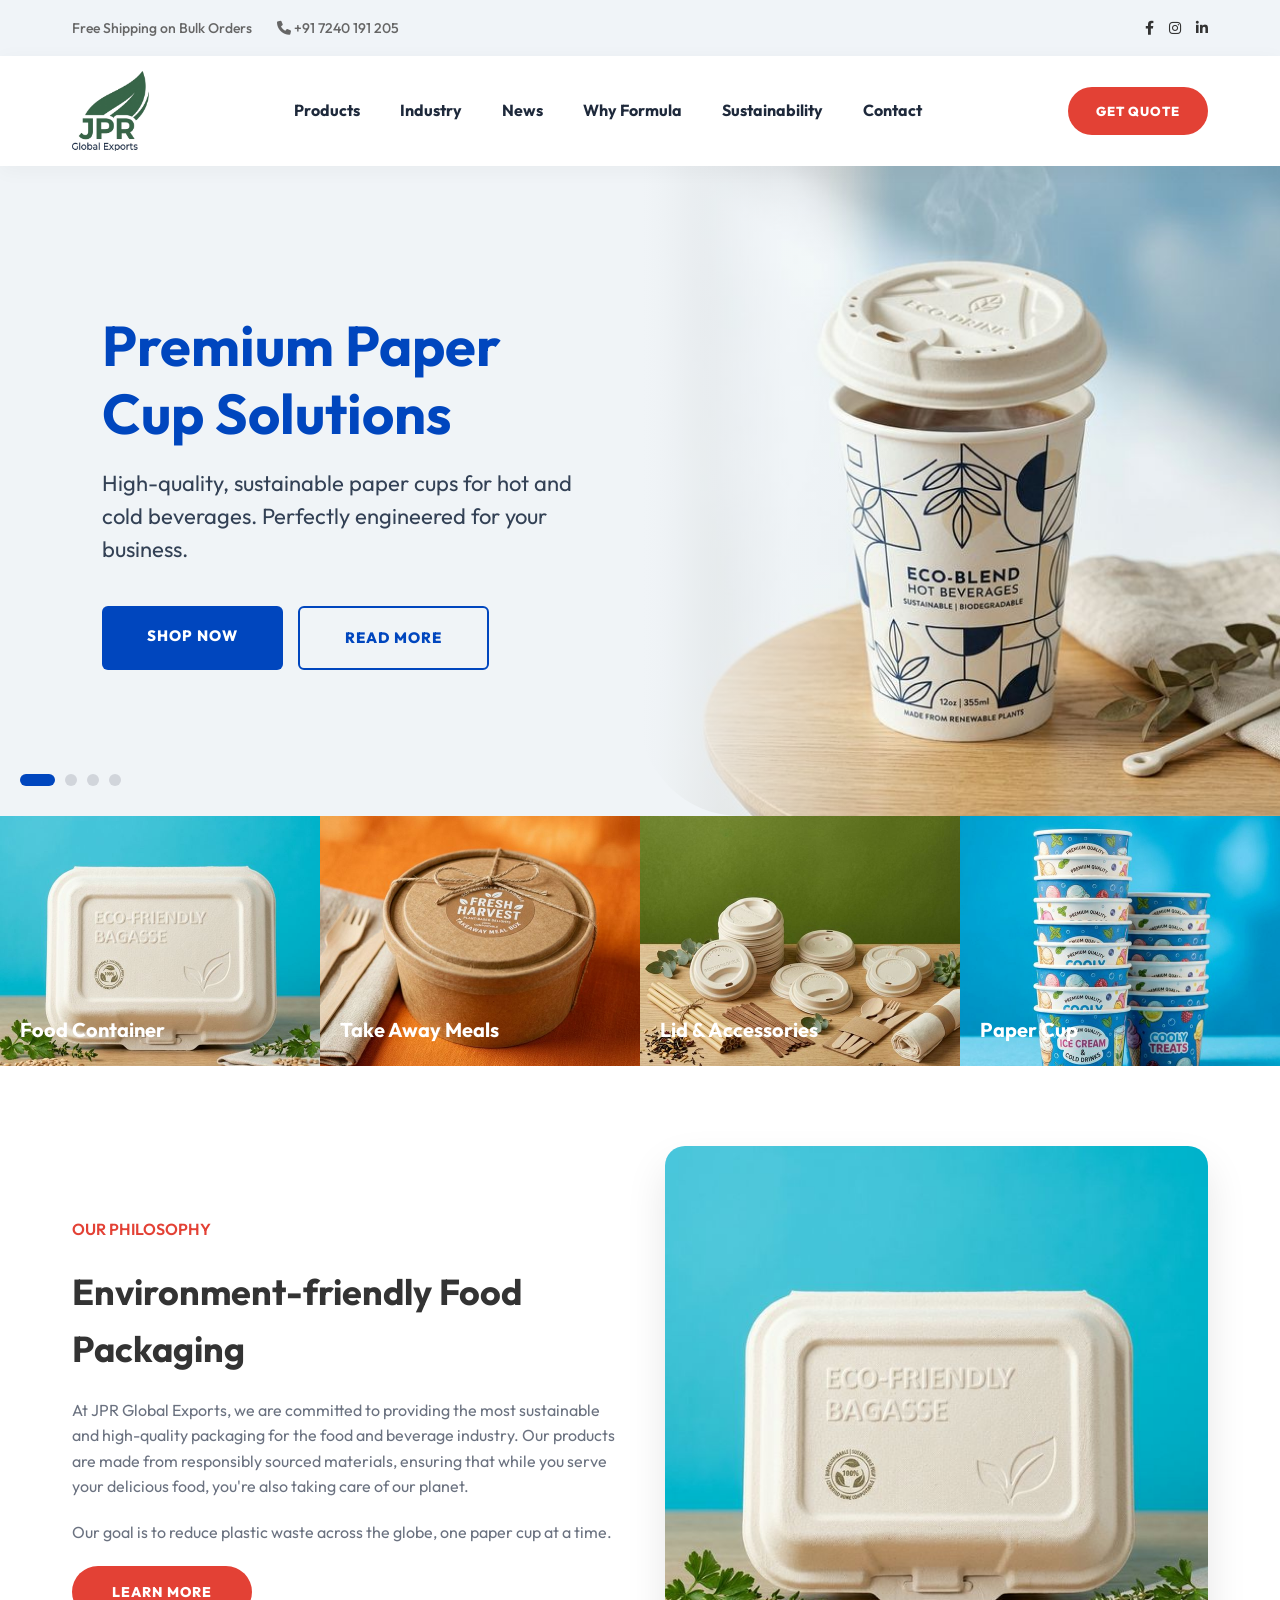
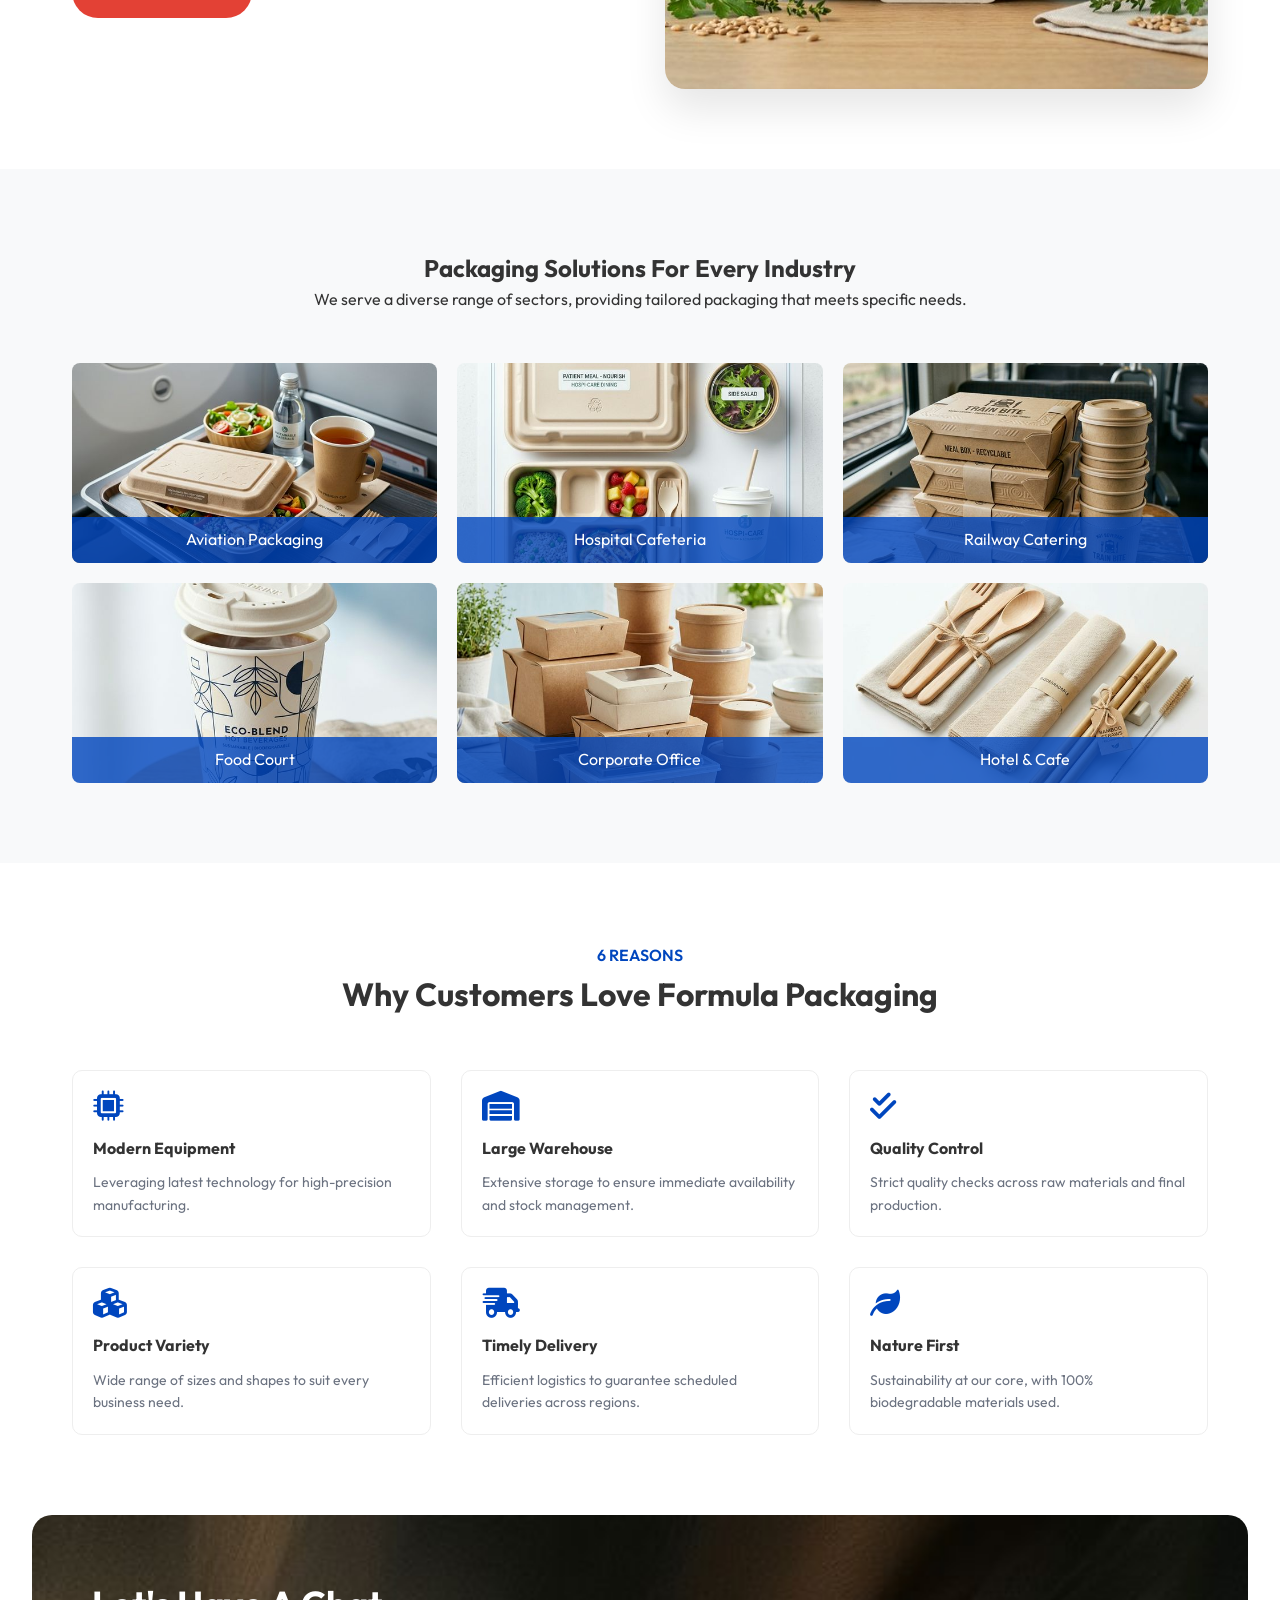
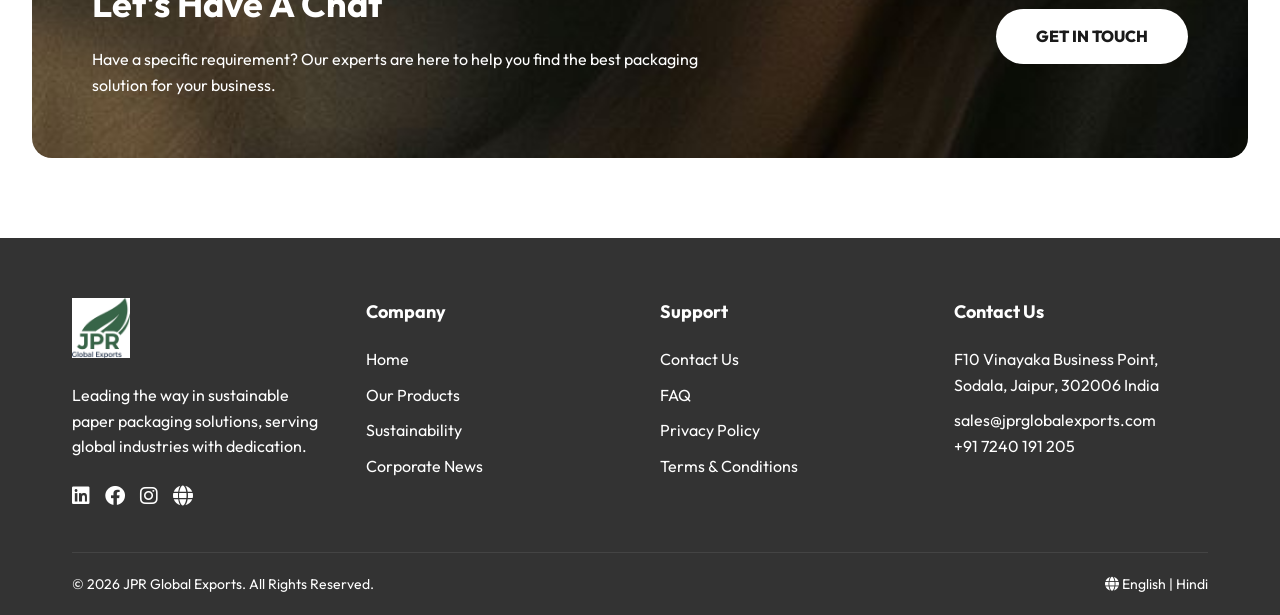
<file: index.html>
<!DOCTYPE html>
<html lang="en">

<head>
    <meta charset="UTF-8">
    <meta name="viewport" content="width=device-width, initial-scale=1.0">
    <title>JPR Global Exports | Eco-Friendly Packaging Solutions</title>
    <meta name="description"
        content="JPR Global Exports is a leading manufacturer of sustainable, eco-friendly food packaging, paper cups, and disposable tableware.">
    <!-- Google Fonts -->
    <link rel="preconnect" href="https://fonts.googleapis.com">
    <link rel="preconnect" href="https://fonts.gstatic.com" crossorigin>
    <link href="https://fonts.googleapis.com/css2?family=Outfit:wght@300;400;600;700&display=swap" rel="stylesheet">
    <!-- Favicon -->
    <link rel="icon" type="image/png" href="./assets/images/logo-icon.png">
    <!-- Custom Style -->
    <link rel="stylesheet" href="./index.css">
    <!-- Font Awesome for Icons -->
    <link rel="stylesheet" href="https://cdnjs.cloudflare.com/ajax/libs/font-awesome/6.0.0/css/all.min.css">
</head>

<body>
    <div class="top-bar">
        <div class="container top-bar-inner">
            <div class="top-info">
                <span>Free Shipping on Bulk Orders</span>
                <span><i class="fas fa-phone"></i> +91 7240 191 205</span>
            </div>
            <div class="top-links">
                <a href="#"><i class="fab fa-facebook-f"></i></a>
                <a href="#"><i class="fab fa-instagram"></i></a>
                <a href="#"><i class="fab fa-linkedin-in"></i></a>
            </div>
        </div>
    </div>

    <!-- Header -->
    <header class="site-header">
        <div class="container header-inner">
            <a href="/" class="logo">
                <img src="./assets/images/logo.jpg" alt="JPR Global Exports Logo" style="height: 80px; width: auto;">
            </a>
            <nav class="nav">
                <ul class="nav-links">
                    <li><a href="products.html">Products</a></li>
                    <li><a href="industry.html">Industry</a></li>
                    <li><a href="news.html">News</a></li>
                    <li><a href="formula.html">Why Formula</a></li>
                    <li><a href="sustainability.html">Sustainability</a></li>
                    <li><a href="contact.html">Contact</a></li>
                </ul>
            </nav>
            <div class="header-actions">
                <a href="contact.html" class="btn btn-secondary" style="border-radius: 30px; font-weight: 800; padding: 14px 28px; font-size: 13px;">GET QUOTE</a>
            </div>
            
            <div class="mobile-menu-toggle" id="mobile-toggle">
                <span></span>
                <span></span>
                <span></span>
            </div>
            
            <div class="mobile-nav" id="mobile-menu">
                <a href="index.html">Home</a>
                <a href="products.html">Products</a>
                <a href="industry.html">Industry</a>
                <a href="news.html">News</a>
                <a href="formula.html">Why Formula</a>
                <a href="sustainability.html">Sustainability</a>
                <a href="contact.html">Contact</a>
            </div>
        </div>
    </header>

    <main>
        <!-- Hero Section -->
        <section class="hero">
            <!-- Slide 1: Paper Cups -->
            <div class="hero-slide active">
                <div class="hero-content">
                    <h1>Premium Paper <br>Cup Solutions</h1>
                    <p>High-quality, sustainable paper cups for hot and cold beverages. Perfectly engineered for your business.</p>
                    <div class="hero-actions">
                        <a href="products.html" class="btn btn-primary btn-large" style="font-weight: 800; border-radius: 6px;">SHOP NOW</a>
                        <a href="products.html" class="btn btn-large" style="border: 2px solid var(--primary-color); color: var(--primary-color); background: transparent; font-weight: 800; border-radius: 6px;">READ MORE</a>
                    </div>
                </div>
                <div class="hero-image" style="background-image: url('./assets/images/hero.png');"></div>
            </div>

            <!-- Slide 2: Takeaway -->
            <div class="hero-slide">
                <div class="hero-content">
                    <h1>Eco-Friendly <br>Takeaway Boxes</h1>
                    <p>Durable and grease-resistant food containers for the modern food delivery experience.</p>
                    <div class="hero-actions">
                        <a href="products.html" class="btn btn-primary btn-large" style="font-weight: 800; border-radius: 6px;">VIEW RANGE</a>
                        <a href="contact.html" class="btn btn-large" style="border: 2px solid var(--primary-color); color: var(--primary-color); background: transparent; font-weight: 800; border-radius: 6px;">CATALOGUE</a>
                    </div>
                </div>
                <div class="hero-image" style="background-image: url('./assets/images/hero-takeaway.png');"></div>
            </div>

            <!-- Slide 3: Bagasse Tableware -->
            <div class="hero-slide">
                <div class="hero-content">
                    <h1>Premium Bagasse <br>Tableware</h1>
                    <p>Sturdy, elegant, and 100% compostable plates and bowls made from natural sugarcane fiber.</p>
                    <div class="hero-actions">
                        <a href="products.html" class="btn btn-primary btn-large" style="font-weight: 800; border-radius: 6px;">EXPLORE</a>
                        <a href="products.html" class="btn btn-large" style="border: 2px solid var(--primary-color); color: var(--primary-color); background: transparent; font-weight: 800; border-radius: 6px;">LEARN MORE</a>
                    </div>
                </div>
                <div class="hero-image" style="background-image: url('./assets/images/hero-tableware.png');"></div>
            </div>

            <!-- Slide 4: Accessories -->
            <div class="hero-slide">
                <div class="hero-content">
                    <h1>Sustainable <br>Dining Essentials</h1>
                    <p>From wooden cutlery to bamboo straws, complete your service with our earth-first accessories.</p>
                    <div class="hero-actions">
                        <a href="products.html" class="btn btn-primary btn-large" style="font-weight: 800; border-radius: 6px;">BROWSE ALL</a>
                        <a href="contact.html" class="btn btn-large" style="border: 2px solid var(--primary-color); color: var(--primary-color); background: transparent; font-weight: 800; border-radius: 6px;">GET QUOTE</a>
                    </div>
                </div>
                <div class="hero-image" style="background-image: url('./assets/images/hero-accessories.png');"></div>
            </div>

            <!-- Slider Indicators -->
            <div class="hero-dots" style="left: 20px; z-index: 100;">
                <span class="dot active" data-index="0"></span>
                <span class="dot" data-index="1"></span>
                <span class="dot" data-index="2"></span>
                <span class="dot" data-index="3"></span>
            </div>
        </section>

        <!-- Product Categories -->
        <section class="categories">
            <div class="category-grid">
                <div class="category-card blue">
                    <img src="./assets/images/category-food-container.png" alt="Food Container">
                    <h3>Food Container</h3>
                </div>
                <div class="category-card orange">
                    <img src="./assets/images/category-takeaway.png" alt="Take Away">
                    <h3>Take Away Meals</h3>
                </div>
                <div class="category-card green">
                    <img src="./assets/images/category-lids.png" alt="Lids">
                    <h3>Lid & Accessories</h3>
                </div>
                <div class="category-card blue">
                    <img src="./assets/images/category-paper-cup.png" alt="Paper Cup">
                    <h3>Paper Cup</h3>
                </div>
            </div>
        </section>

        <!-- Philosophy / Environment Section -->
        <section class="section">
            <div class="container about-section">
                <div class="about-content">
                    <p style="color: var(--accent-red); font-weight: 600;">OUR PHILOSOPHY</p>
                    <h2>Environment-friendly Food Packaging</h2>
                    <p>At JPR Global Exports, we are committed to providing the most sustainable and high-quality packaging
                        for the food and beverage industry. Our products are made from responsibly sourced materials,
                        ensuring that while you serve your delicious food, you're also taking care of our planet.</p>
                    <p>Our goal is to reduce plastic waste across the globe, one paper cup at a time.</p>
                    <a href="products.html" class="btn btn-secondary" style="border-radius: 30px; padding: 15px 40px; font-weight: 800;">LEARN MORE</a>
                </div>
                <div class="about-image">
                    <img src="./assets/images/category-food-container.png" alt="Sustainable Packaging"
                        style="border-radius: 20px; box-shadow: 0 20px 40px rgba(0,0,0,0.1);">
                </div>
            </div>
        </section>

        <!-- Applications Section -->
        <section class="section" style="background-color: var(--light-bg);">
            <div class="container">
                <div class="section-header" style="text-align: center; margin-bottom: 50px;">
                    <h2>Packaging Solutions For Every Industry</h2>
                    <p>We serve a diverse range of sectors, providing tailored packaging that meets specific needs.</p>
                </div>
                <div class="app-grid">
                    <div class="app-card">
                        <img src="./assets/images/industry-aviation.png" alt="Aviation">
                        <div class="app-card-overlay">Aviation Packaging</div>
                    </div>
                    <div class="app-card">
                        <img src="./assets/images/industry-healthcare.png" alt="Hospital">
                        <div class="app-card-overlay">Hospital Cafeteria</div>
                    </div>
                    <div class="app-card">
                        <img src="./assets/images/industry-railway.png" alt="Railway">
                        <div class="app-card-overlay">Railway Catering</div>
                    </div>
                    <div class="app-card">
                        <img src="./assets/images/hero.png" alt="Food Court">
                        <div class="app-card-overlay">Food Court</div>
                    </div>
                    <div class="app-card">
                        <img src="./assets/images/hero-takeaway.png" alt="Office">
                        <div class="app-card-overlay">Corporate Office</div>
                    </div>
                    <div class="app-card">
                        <img src="./assets/images/hero-accessories.png" alt="Railway">
                        <div class="app-card-overlay">Hotel & Cafe</div>
                    </div>
                </div>
            </div>
        </section>

        <!-- Features (Why Us) Section -->
        <section class="section" style="background-color: #fff;">
            <div class="container">
                <div class="section-header" style="text-align: center; margin-bottom: 50px;">
                    <p style="color: var(--primary-color); font-weight: 600;">6 REASONS</p>
                    <h2 style="font-size: 32px;">Why Customers Love Formula Packaging</h2>
                </div>
                <div class="features-grid">
                    <div class="why-item" style="padding: 20px; border: 1px solid #eee; border-radius: 10px;">
                        <i class="fas fa-microchip"
                            style="font-size: 30px; color: var(--primary-color); margin-bottom: 15px; display: block;"></i>
                        <h4 style="margin-bottom: 10px;">Modern Equipment</h4>
                        <p style="color: var(--text-muted); font-size: 14px;">Leveraging latest technology for
                            high-precision manufacturing.</p>
                    </div>
                    <div class="why-item" style="padding: 20px; border: 1px solid #eee; border-radius: 10px;">
                        <i class="fas fa-warehouse"
                            style="font-size: 30px; color: var(--primary-color); margin-bottom: 15px; display: block;"></i>
                        <h4 style="margin-bottom: 10px;">Large Warehouse</h4>
                        <p style="color: var(--text-muted); font-size: 14px;">Extensive storage to ensure immediate
                            availability and stock management.</p>
                    </div>
                    <div class="why-item" style="padding: 20px; border: 1px solid #eee; border-radius: 10px;">
                        <i class="fas fa-check-double"
                            style="font-size: 30px; color: var(--primary-color); margin-bottom: 15px; display: block;"></i>
                        <h4 style="margin-bottom: 10px;">Quality Control</h4>
                        <p style="color: var(--text-muted); font-size: 14px;">Strict quality checks across raw materials
                            and final production.</p>
                    </div>
                    <div class="why-item" style="padding: 20px; border: 1px solid #eee; border-radius: 10px;">
                        <i class="fas fa-cubes"
                            style="font-size: 30px; color: var(--primary-color); margin-bottom: 15px; display: block;"></i>
                        <h4 style="margin-bottom: 10px;">Product Variety</h4>
                        <p style="color: var(--text-muted); font-size: 14px;">Wide range of sizes and shapes to suit
                            every business need.</p>
                    </div>
                    <div class="why-item" style="padding: 20px; border: 1px solid #eee; border-radius: 10px;">
                        <i class="fas fa-shipping-fast"
                            style="font-size: 30px; color: var(--primary-color); margin-bottom: 15px; display: block;"></i>
                        <h4 style="margin-bottom: 10px;">Timely Delivery</h4>
                        <p style="color: var(--text-muted); font-size: 14px;">Efficient logistics to guarantee scheduled
                            deliveries across regions.</p>
                    </div>
                    <div class="why-item" style="padding: 20px; border: 1px solid #eee; border-radius: 10px;">
                        <i class="fas fa-leaf"
                            style="font-size: 30px; color: var(--primary-color); margin-bottom: 15px; display: block;"></i>
                        <h4 style="margin-bottom: 10px;">Nature First</h4>
                        <p style="color: var(--text-muted); font-size: 14px;">Sustainability at our core, with 100%
                            biodegradable materials used.</p>
                    </div>
                </div>
            </div>
        </section>

        <!-- Call to Action Chat Banner -->
        <section class="section" style="padding: 0;">
            <div class="container chat-banner"
                style="background-image: url('./assets/images/chat-bg.png'); background-size: cover; border-radius: 20px;">
                <div class="chat-content">
                    <h2>Let's Have A Chat</h2>
                    <p>Have a specific requirement? Our experts are here to help you find the best packaging solution
                        for your business.</p>
                </div>
                <a href="contact.html" class="btn active" style="background-color: var(--white); color: var(--dark-bg); font-weight: 800; padding: 15px 40px; border-radius: 30px;">GET IN TOUCH</a>
            </div>
        </section>
    </main>

    <!-- Footer -->
    <footer class="site-footer">
        <div class="container">
            <div class="footer-grid">
                <div class="footer-col">
                    <img src="./assets/images/logo.jpg" alt="Logo"
                        style="height: 60px; width: auto; margin-bottom: 25px; ">
                    <p>Leading the way in sustainable paper packaging solutions, serving global industries with
                        dedication.</p>
                    <div class="social-icons" style="margin-top:20px; display: flex; gap:15px;">
                        <a href="https://www.linkedin.com/company/jprglobalexports" target="_blank" style="color: #fff; font-size: 20px;"><i class="fab fa-linkedin"></i></a>
                        <a href="https://www.facebook.com/jprglobalexports" target="_blank" style="color: #fff; font-size: 20px;"><i class="fab fa-facebook"></i></a>
                        <a href="https://www.instagram.com/jprglobalexports/" target="_blank" style="color: #fff; font-size: 20px;"><i class="fab fa-instagram"></i></a>
                        <a href="https://t.globallinker.com/t92Dm" target="_blank" style="color: #fff; font-size: 20px;" title="Indian Trade Portal"><i class="fas fa-globe"></i></a>
                    </div>
                </div>
                <div class="footer-col">
                    <h4>Company</h4>
                    <ul class="footer-links">
                        <li><a href="index.html">Home</a></li>
                        <li><a href="products.html">Our Products</a></li>
                        <li><a href="sustainability.html">Sustainability</a></li>
                        <li><a href="news.html">Corporate News</a></li>
                    </ul>
                </div>
                <div class="footer-col">
                    <h4>Support</h4>
                    <ul class="footer-links">
                        <li><a href="contact.html">Contact Us</a></li>
                        <li><a href="#">FAQ</a></li>
                        <li><a href="#">Privacy Policy</a></li>
                        <li><a href="#">Terms & Conditions</a></li>
                    </ul>
                </div>
                <div class="footer-col">
                    <h4>Contact Us</h4>
                    <p>F10 Vinayaka Business Point,<br>Sodala, Jaipur, 302006 India</p>
                    <p style="margin-top: 10px;">sales@jprglobalexports.com</p>
                    <p>+91 7240 191 205</p>
                </div>
            </div>
            <div class="footer-bottom">
                <p>&copy; 2026 JPR Global Exports. All Rights Reserved.</p>
                <div class="language-selector">
                    <i class="fas fa-globe"></i> English | Hindi
                </div>
            </div>
        </div>
    </footer>
    <script src="./main.js"></script>
</body>

</html>
</file>
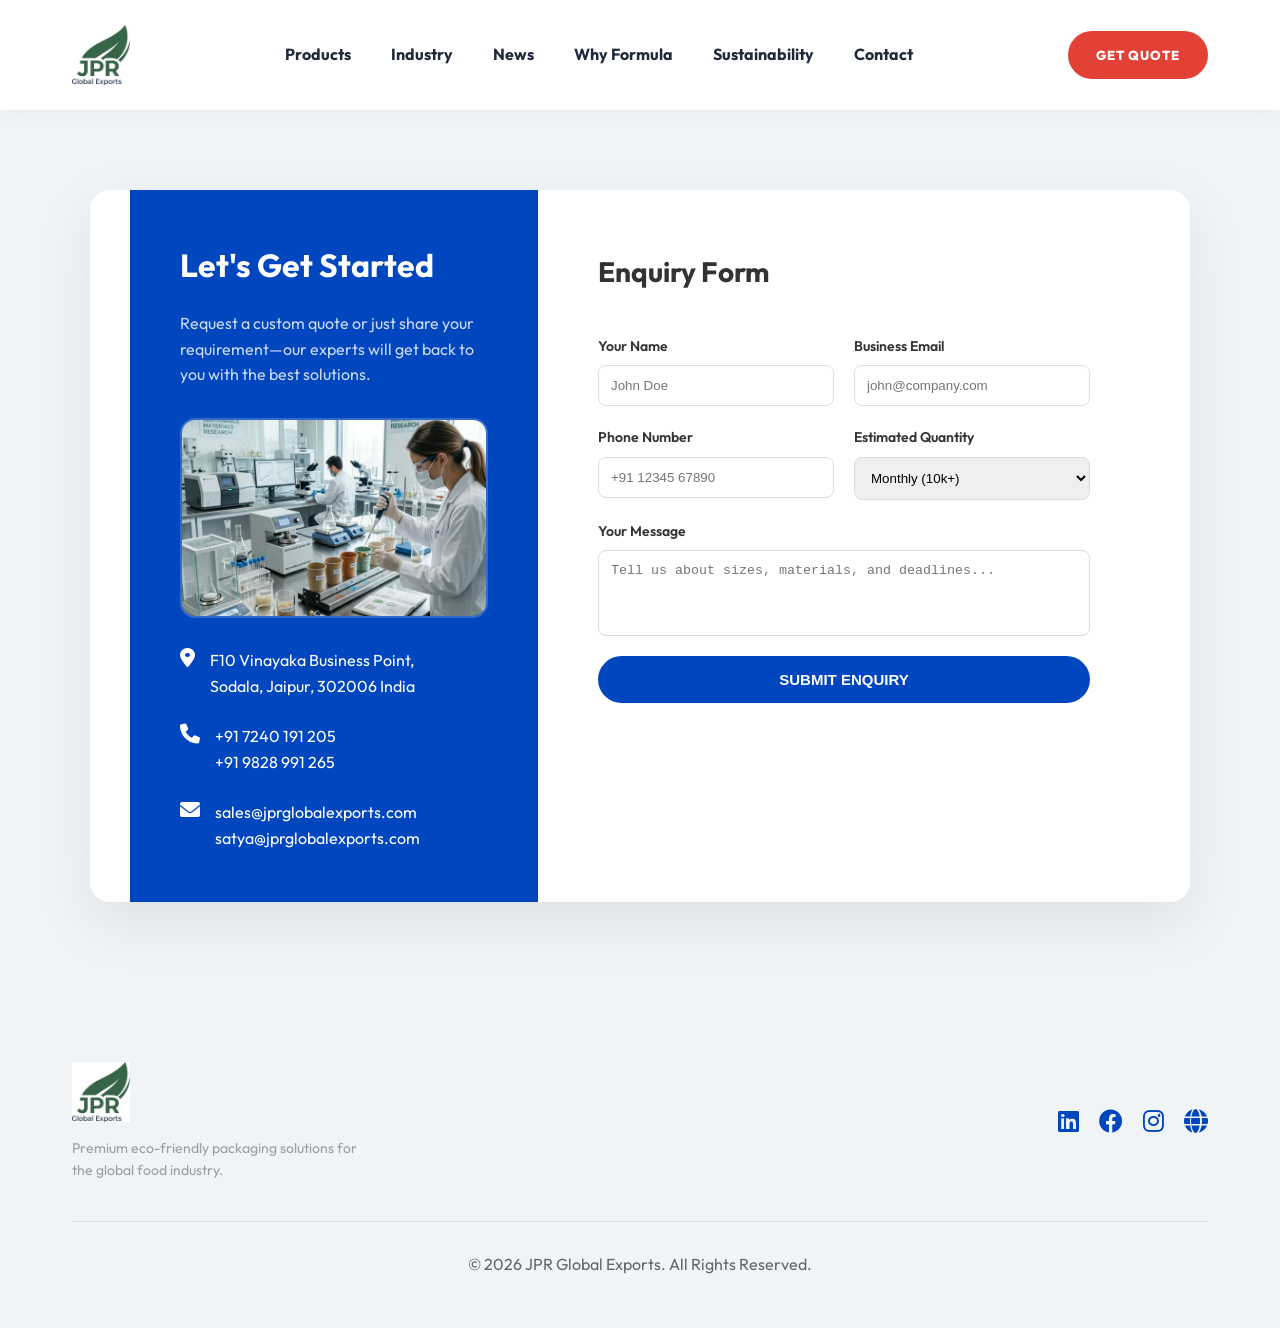
<file: contact.html>
<!DOCTYPE html>
<html lang="en">
<head>
    <meta charset="UTF-8">
    <meta name="viewport" content="width=device-width, initial-scale=1.0">
    <title>Contact Us | JPR Global Exports</title>
    <link rel="icon" type="image/png" href="./assets/images/logo-icon.png">
    <link rel="preconnect" href="https://fonts.googleapis.com">
    <link rel="preconnect" href="https://fonts.gstatic.com" crossorigin>
    <link href="https://fonts.googleapis.com/css2?family=Outfit:wght@300;400;600;700;800&display=swap" rel="stylesheet">
    <link rel="stylesheet" href="./index.css">
    <link rel="stylesheet" href="https://cdnjs.cloudflare.com/ajax/libs/font-awesome/6.0.0/css/all.min.css">
</head>
<body style="background-color: #f0f4f7;">
    <!-- Header -->
    <header class="site-header" style="height: 80px; background-color: rgba(255, 255, 255, 0.98); box-shadow: 0 10px 30px rgba(0,0,0,0.08);">
        <div class="container header-inner">
            <a href="index.html" class="logo">
                <img src="./assets/images/logo.jpg" alt="JPR Global Exports Logo" style="height: 60px; width: auto;">
            </a>
            <nav class="nav">
                <ul class="nav-links">
                    <li><a href="products.html">Products</a></li>
                    <li><a href="industry.html">Industry</a></li>
                    <li><a href="news.html">News</a></li>
                    <li><a href="formula.html">Why Formula</a></li>
                    <li><a href="sustainability.html">Sustainability</a></li>
                    <li><a href="contact.html" class="active">Contact</a></li>
                </ul>
            </nav>
            <div class="header-actions">
                <a href="contact.html" class="btn btn-secondary" style="border-radius: 30px; font-weight: 800; padding: 14px 28px; font-size: 13px;">GET QUOTE</a>
            </div>

            <div class="mobile-menu-toggle" id="mobile-toggle">
                <span></span>
                <span></span>
                <span></span>
            </div>
            
            <div class="mobile-nav" id="mobile-menu">
                <a href="index.html">Home</a>
                <a href="products.html">Products</a>
                <a href="industry.html">Industry</a>
                <a href="news.html">News</a>
                <a href="formula.html">Why Formula</a>
                <a href="sustainability.html">Sustainability</a>
                <a href="contact.html">Contact</a>
            </div>
        </div>
    </header>

    <main class="section">
        <div class="container" style="background-color: var(--white); border-radius: 20px; box-shadow: 0 20px 60px rgba(0,0,0,0.08); overflow: hidden; display: flex; max-width: 1100px;">
            <!-- Left Info -->
            <div style="background-color: var(--primary-color); color: var(--white); padding: 50px; width: 40%; display: flex; flex-direction: column; justify-content: space-between;">
                <div>
                    <h2 style="font-size: 32px; margin-bottom: 20px;">Let's Get Started</h2>
                    <p style="opacity: 0.8; margin-bottom: 30px;">Request a custom quote or just share your requirement—our experts will get back to you with the best solutions.</p>
                </div>
                
                <img src="./assets/images/news-lab.png" alt="Office" style="width: 100%; height: 200px; object-fit: cover; border-radius: 15px; margin-bottom: 30px; border: 2px solid rgba(255,255,255,0.2);">

                <div style="display: flex; flex-direction: column; gap: 25px;">
                    <div style="display: flex; gap: 15px; align-items: start;">
                        <i class="fas fa-location-dot" style="font-size: 20px;"></i>
                        <p>F10 Vinayaka Business Point,<br>Sodala, Jaipur, 302006 India</p>
                    </div>
                    <div style="display: flex; gap: 15px; align-items: start;">
                        <i class="fas fa-phone" style="font-size: 20px;"></i>
                        <p>+91 7240 191 205<br>+91 9828 991 265</p>
                    </div>
                    <div style="display: flex; gap: 15px; align-items: start;">
                        <i class="fas fa-envelope" style="font-size: 20px;"></i>
                        <p>sales@jprglobalexports.com<br>satya@jprglobalexports.com</p>
                    </div>
                </div>
            </div>

            <!-- Right Form -->
            <div style="padding: 60px; width: 60%;">
                <h2 style="font-size: 28px; margin-bottom: 40px; color: var(--text-color);">Enquiry Form</h2>
                <form id="contact-form" style="display: grid; grid-template-columns: 1fr 1fr; gap: 20px;">
                    <div style="display: flex; flex-direction: column; gap: 8px;">
                        <label style="font-weight: 600; font-size: 14px;">Your Name</label>
                        <input type="text" placeholder="John Doe" style="padding: 12px; border: 1px solid #ddd; border-radius: 8px;">
                    </div>
                    <div style="display: flex; flex-direction: column; gap: 8px;">
                        <label style="font-weight: 600; font-size: 14px;">Business Email</label>
                        <input type="email" placeholder="john@company.com" style="padding: 12px; border: 1px solid #ddd; border-radius: 8px;">
                    </div>
                    <div style="display: flex; flex-direction: column; gap: 8px;">
                        <label style="font-weight: 600; font-size: 14px;">Phone Number</label>
                        <input type="tel" placeholder="+91 12345 67890" style="padding: 12px; border: 1px solid #ddd; border-radius: 8px;">
                    </div>
                    <div style="display: flex; flex-direction: column; gap: 8px;">
                        <label style="font-weight: 600; font-size: 14px;">Estimated Quantity</label>
                        <select style="padding: 12px; border: 1px solid #ddd; border-radius: 8px;">
                            <option>Monthly (10k+)</option>
                            <option>Bulk Order (50k+)</option>
                            <option>Sample Order</option>
                        </select>
                    </div>
                    <div style="grid-column: span 2; display: flex; flex-direction: column; gap: 8px;">
                        <label style="font-weight: 600; font-size: 14px;">Your Message</label>
                        <textarea rows="4" placeholder="Tell us about sizes, materials, and deadlines..." style="padding: 12px; border: 1px solid #ddd; border-radius: 8px; resize: none;"></textarea>
                    </div>
                    <div style="grid-column: span 2;">
                        <button type="submit" class="btn btn-primary" style="width: 100%; border-radius: 30px; padding: 15px; font-weight: 800; font-size: 15px;">SUBMIT ENQUIRY</button>
                    </div>
                </form>
            </div>
        </div>
    </main>

    <footer class="site-footer" style="padding: 40px 0 20px; background-color: transparent; color: #666;">
        <div class="container">
            <div style="display: flex; justify-content: space-between; align-items: center; padding: 40px 0; border-bottom: 1px solid #ddd;">
                <div style="max-width: 300px; text-align: left;">
                    <img src="./assets/images/logo.jpg" alt="Logo" style="height: 60px;">
                    <p style="margin-top: 15px; opacity: 0.6; font-size: 14px;">Premium eco-friendly packaging solutions for the global food industry.</p>
                </div>
                <div style="display: flex; gap: 20px;">
                    <a href="https://www.linkedin.com/company/jprglobalexports" target="_blank" style="color: var(--primary-color); font-size: 24px;"><i class="fab fa-linkedin"></i></a>
                    <a href="https://www.facebook.com/jprglobalexports" target="_blank" style="color: var(--primary-color); font-size: 24px;"><i class="fab fa-facebook"></i></a>
                    <a href="https://www.instagram.com/jprglobalexports/" target="_blank" style="color: var(--primary-color); font-size: 24px;"><i class="fab fa-instagram"></i></a>
                    <a href="https://t.globallinker.com/t92Dm" target="_blank" style="color: var(--primary-color); font-size: 24px;" title="Indian Trade Portal"><i class="fas fa-globe"></i></a>
                </div>
            </div>
            <div style="text-align: center; padding: 30px 0;">
                <p>&copy; 2026 JPR Global Exports. All Rights Reserved.</p>
            </div>
        </div>
    </footer>
    <script src="./main.js"></script>
</body>
</html>
</file>
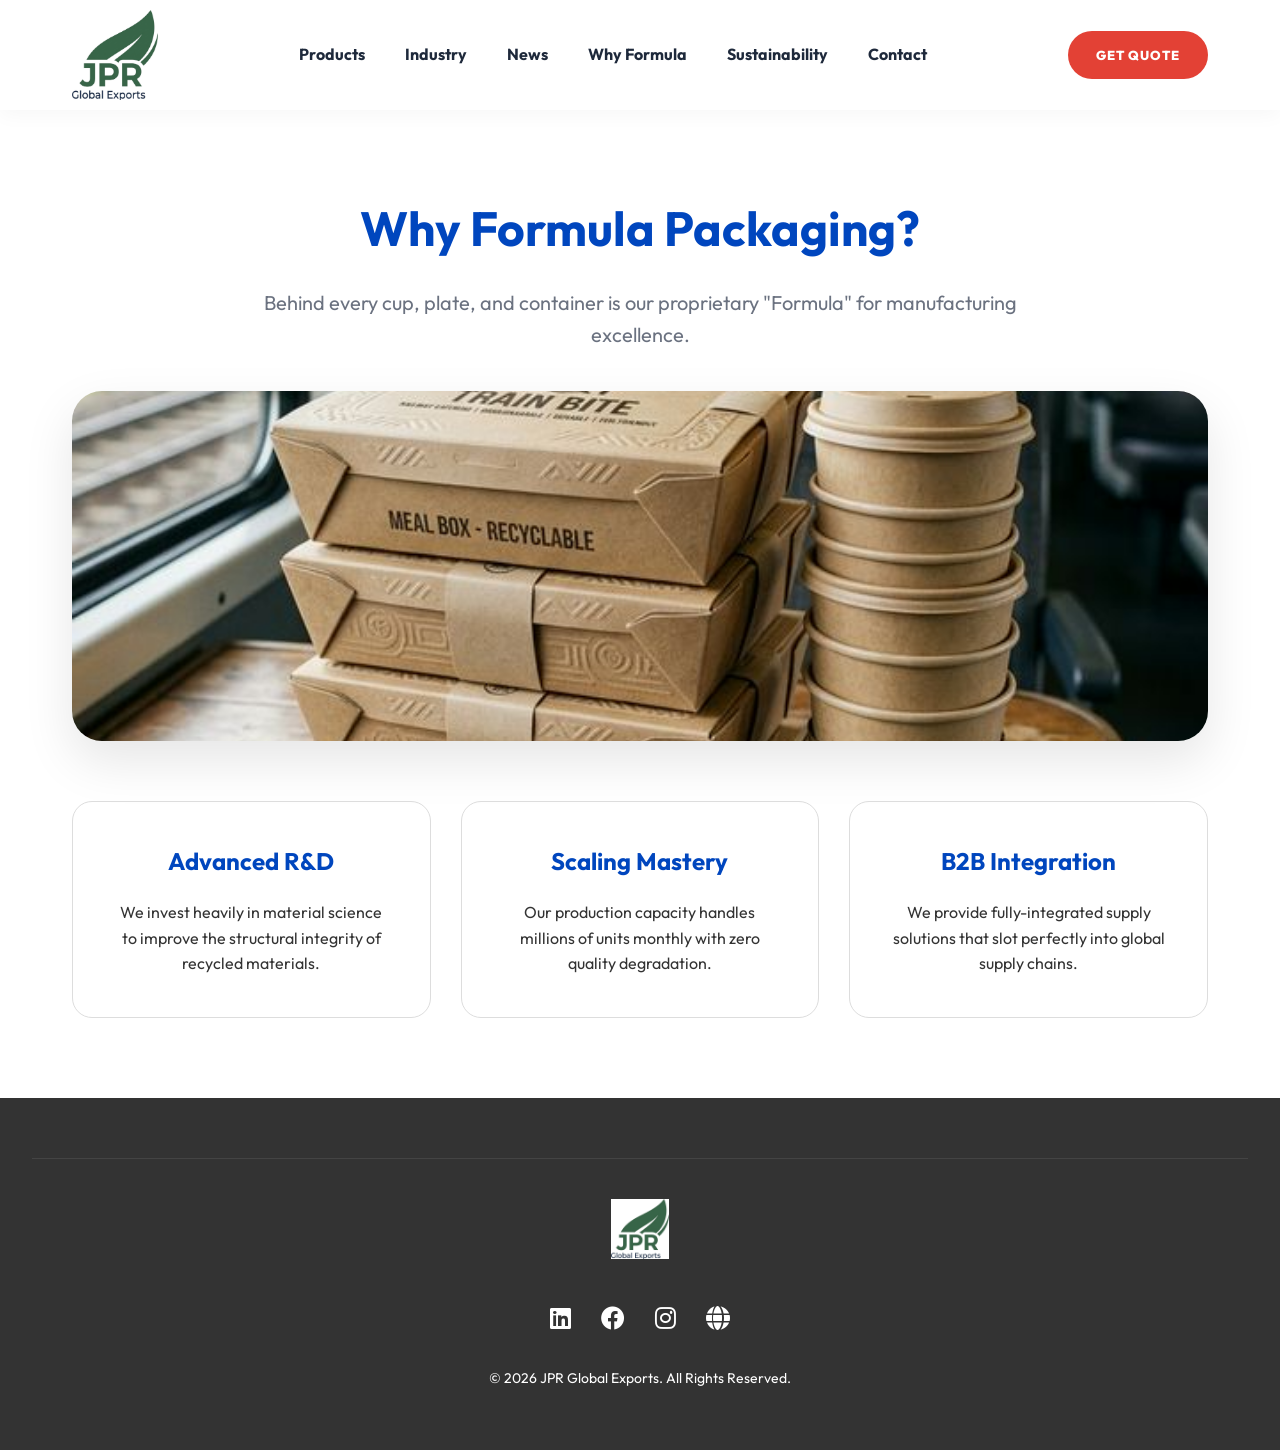
<file: formula.html>
<!DOCTYPE html>
<html lang="en">
<head>
    <meta charset="UTF-8">
    <meta name="viewport" content="width=device-width, initial-scale=1.0">
    <title>Why Formula Packaging | JPR Global Exports</title>
    <link rel="icon" type="image/png" href="./assets/images/logo-icon.png">
    <link rel="preconnect" href="https://fonts.googleapis.com">
    <link rel="preconnect" href="https://fonts.gstatic.com" crossorigin>
    <link href="https://fonts.googleapis.com/css2?family=Outfit:wght@300;400;600;700;800&display=swap" rel="stylesheet">
    <link rel="stylesheet" href="./index.css">
    <link rel="stylesheet" href="https://cdnjs.cloudflare.com/ajax/libs/font-awesome/6.0.0/css/all.min.css">
</head>
<body>
    <!-- Header -->
    <header class="site-header">
        <div class="container header-inner">
            <a href="index.html" class="logo">
                <img src="./assets/images/logo.jpg" alt="JPR Global Exports Logo" style="height: 90px; width: auto;">
            </a>
            <nav class="nav">
                <ul class="nav-links">
                    <li><a href="products.html">Products</a></li>
                    <li><a href="industry.html">Industry</a></li>
                    <li><a href="news.html">News</a></li>
                    <li><a href="formula.html" class="active">Why Formula</a></li>
                    <li><a href="sustainability.html">Sustainability</a></li>
                    <li><a href="contact.html">Contact</a></li>
                </ul>
            </nav>
            <div class="header-actions">
                <a href="contact.html" class="btn btn-secondary" style="border-radius: 30px; font-weight: 800; padding: 14px 28px; font-size: 13px;">GET QUOTE</a>
            </div>
            
            <div class="mobile-menu-toggle" id="mobile-toggle">
                <span></span>
                <span></span>
                <span></span>
            </div>
            
            <div class="mobile-nav" id="mobile-menu">
                <a href="index.html">Home</a>
                <a href="products.html">Products</a>
                <a href="industry.html">Industry</a>
                <a href="news.html">News</a>
                <a href="formula.html">Why Formula</a>
                <a href="sustainability.html">Sustainability</a>
                <a href="contact.html">Contact</a>
            </div>
        </div>
    </header>

    <main>
        <section class="section">
            <div class="container" style="text-align: center;">
                <h1 style="font-size: 48px; color: var(--primary-color);">Why Formula Packaging?</h1>
                <p style="font-size: 20px; color: var(--text-muted); max-width: 800px; margin: 20px auto;">Behind every cup, plate, and container is our proprietary "Formula" for manufacturing excellence.</p>
                <img src="./assets/images/industry-railway.png" alt="Manufacturing Excellence" style="width: 100%; height: 350px; object-fit: cover; border-radius: 30px; margin-top: 40px; box-shadow: 0 20px 50px rgba(0,0,0,0.1);">
                <div style="display: grid; grid-template-columns: repeat(3, 1fr); gap: 30px; margin-top: 60px;">
                    <div style="padding: 40px; border: 1px solid #ddd; border-radius: 20px; transition: all 0.3s ease;">
                        <h4 style="font-size: 24px; color: var(--primary-color);">Advanced R&D</h4>
                        <p style="margin-top: 20px;">We invest heavily in material science to improve the structural integrity of recycled materials.</p>
                    </div>
                    <div style="padding: 40px; border: 1px solid #ddd; border-radius: 20px; transition: all 0.3s ease;">
                        <h4 style="font-size: 24px; color: var(--primary-color);">Scaling Mastery</h4>
                        <p style="margin-top: 20px;">Our production capacity handles millions of units monthly with zero quality degradation.</p>
                    </div>
                    <div style="padding: 40px; border: 1px solid #ddd; border-radius: 20px; transition: all 0.3s ease;">
                        <h4 style="font-size: 24px; color: var(--primary-color);">B2B Integration</h4>
                        <p style="margin-top: 20px;">We provide fully-integrated supply solutions that slot perfectly into global supply chains.</p>
                    </div>
                </div>
            </div>
        </section>
    </main>

    <footer class="site-footer">
        <div class="container footer-bottom" style="text-align: center; display: flex; flex-direction: column; align-items: center; gap: 20px; padding: 40px 0;">
            <div style="margin-bottom: 20px;"><img src="./assets/images/logo.jpg" alt="JPR Global Exports" style="height: 60px; width: auto; "></div><div style="display: flex; gap: 30px; margin-bottom: 10px;">
                <a href="https://www.linkedin.com/company/jprglobalexports" target="_blank" style="color: #fff; font-size: 24px;"><i class="fab fa-linkedin"></i></a>
                <a href="https://www.facebook.com/jprglobalexports" target="_blank" style="color: #fff; font-size: 24px;"><i class="fab fa-facebook"></i></a>
                <a href="https://www.instagram.com/jprglobalexports/" target="_blank" style="color: #fff; font-size: 24px;"><i class="fab fa-instagram"></i></a>
                <a href="https://t.globallinker.com/t92Dm" target="_blank" style="color: #fff; font-size: 24px;" title="Indian Trade Portal"><i class="fas fa-globe"></i></a>
            </div>
            <p>&copy; 2026 JPR Global Exports. All Rights Reserved.</p>
        </div>
    </footer>
    <script src="./main.js"></script>
</body>
</html>
</file>
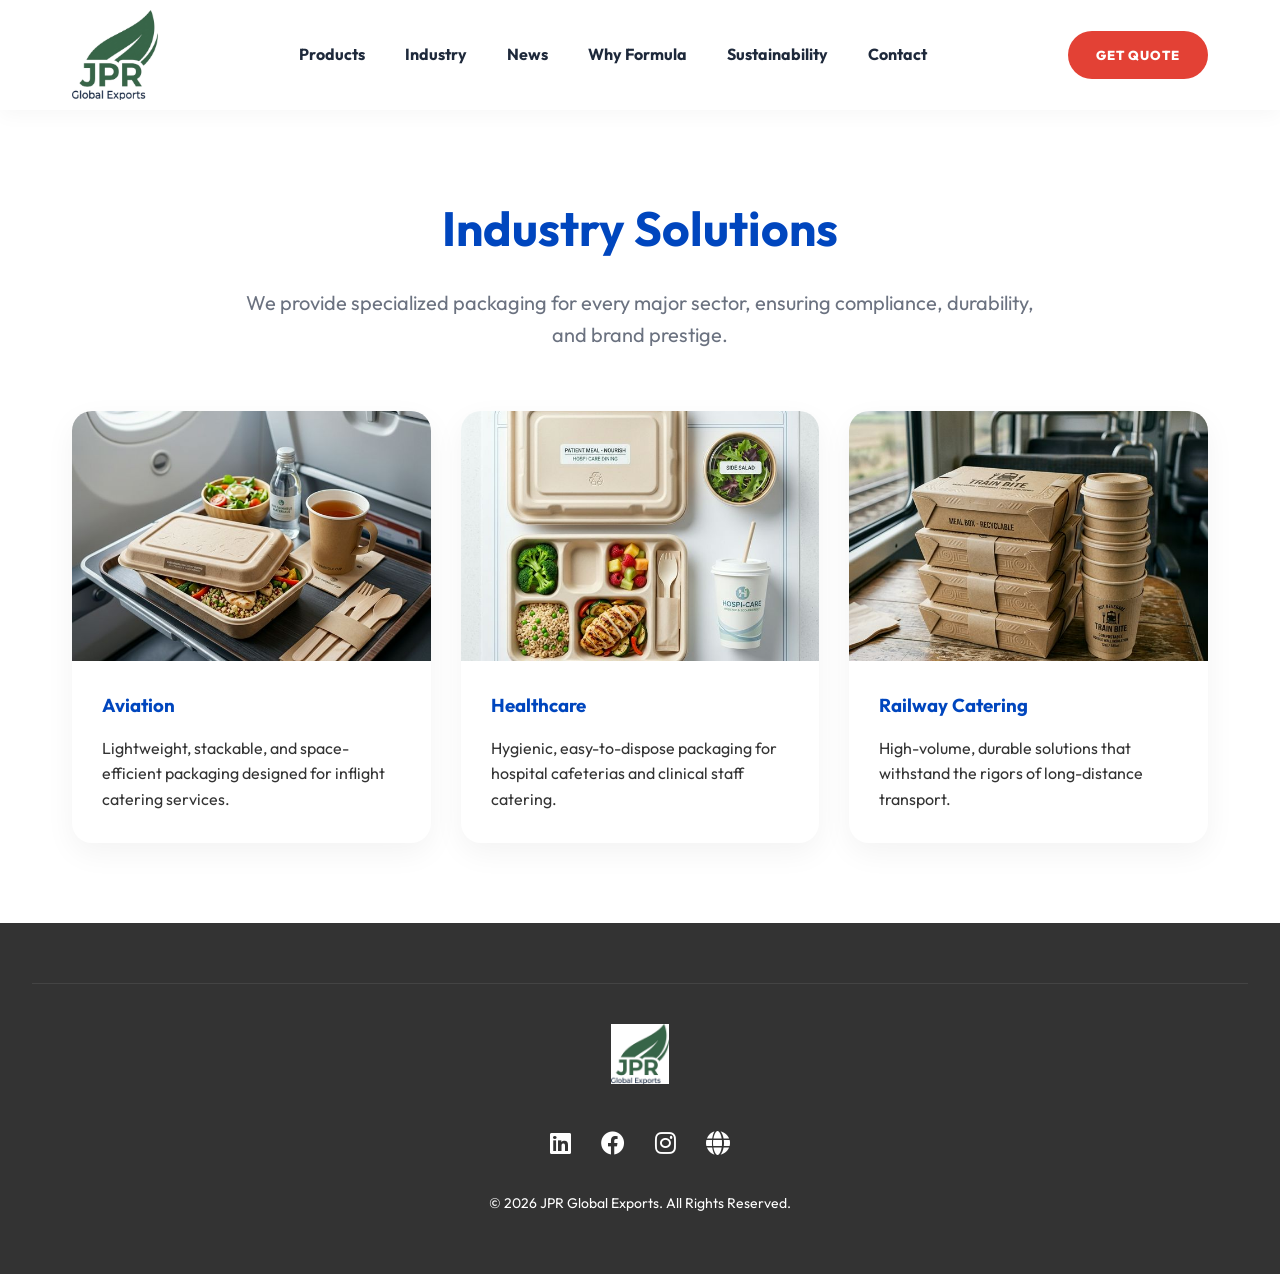
<file: industry.html>
<!DOCTYPE html>
<html lang="en">
<head>
    <meta charset="UTF-8">
    <meta name="viewport" content="width=device-width, initial-scale=1.0">
    <title>Industry Solutions | JPR Global Exports</title>
    <link rel="icon" type="image/png" href="./assets/images/logo-icon.png">
    <link rel="preconnect" href="https://fonts.googleapis.com">
    <link rel="preconnect" href="https://fonts.gstatic.com" crossorigin>
    <link href="https://fonts.googleapis.com/css2?family=Outfit:wght@300;400;600;700;800&display=swap" rel="stylesheet">
    <link rel="stylesheet" href="./index.css">
    <link rel="stylesheet" href="https://cdnjs.cloudflare.com/ajax/libs/font-awesome/6.0.0/css/all.min.css">
</head>
<body>
    <!-- Header -->
    <header class="site-header">
        <div class="container header-inner">
            <a href="index.html" class="logo">
                <img src="./assets/images/logo.jpg" alt="JPR Global Exports Logo" style="height: 90px; width: auto;">
            </a>
            <nav class="nav">
                <ul class="nav-links">
                    <li><a href="products.html">Products</a></li>
                    <li><a href="industry.html" class="active">Industry</a></li>
                    <li><a href="news.html">News</a></li>
                    <li><a href="formula.html">Why Formula</a></li>
                    <li><a href="sustainability.html">Sustainability</a></li>
                    <li><a href="contact.html">Contact</a></li>
                </ul>
            </nav>
            <div class="header-actions">
                <a href="contact.html" class="btn btn-secondary" style="border-radius: 30px; font-weight: 800; padding: 14px 28px; font-size: 13px;">GET QUOTE</a>
            </div>
            
            <div class="mobile-menu-toggle" id="mobile-toggle">
                <span></span>
                <span></span>
                <span></span>
            </div>
            
            <div class="mobile-nav" id="mobile-menu">
                <a href="index.html">Home</a>
                <a href="products.html">Products</a>
                <a href="industry.html">Industry</a>
                <a href="news.html">News</a>
                <a href="formula.html">Why Formula</a>
                <a href="sustainability.html">Sustainability</a>
                <a href="contact.html">Contact</a>
            </div>
        </div>
    </header>

    <main>
        <section class="section">
            <div class="container" style="text-align: center;">
                <h1 style="font-size: 48px; color: var(--primary-color);">Industry Solutions</h1>
                <p style="font-size: 20px; color: var(--text-muted); max-width: 800px; margin: 20px auto;">We provide specialized packaging for every major sector, ensuring compliance, durability, and brand prestige.</p>
                <div style="display: grid; grid-template-columns: repeat(3, 1fr); gap: 30px; margin-top: 60px;">
                    <div style="background: #fff; border-radius: 20px; box-shadow: 0 10px 30px rgba(0,0,0,0.05); overflow: hidden; text-align: left;">
                        <img src="./assets/images/industry-aviation.png" alt="Aviation" style="width: 100%; height: 250px; object-fit: cover;">
                        <div style="padding: 30px;">
                            <h3 style="color: var(--primary-color);">Aviation</h3>
                            <p style="margin-top: 15px;">Lightweight, stackable, and space-efficient packaging designed for inflight catering services.</p>
                        </div>
                    </div>
                    <div style="background: #fff; border-radius: 20px; box-shadow: 0 10px 30px rgba(0,0,0,0.05); overflow: hidden; text-align: left;">
                        <img src="./assets/images/industry-healthcare.png" alt="Healthcare" style="width: 100%; height: 250px; object-fit: cover;">
                        <div style="padding: 30px;">
                            <h3 style="color: var(--primary-color);">Healthcare</h3>
                            <p style="margin-top: 15px;">Hygienic, easy-to-dispose packaging for hospital cafeterias and clinical staff catering.</p>
                        </div>
                    </div>
                    <div style="background: #fff; border-radius: 20px; box-shadow: 0 10px 30px rgba(0,0,0,0.05); overflow: hidden; text-align: left;">
                        <img src="./assets/images/industry-railway.png" alt="Railway" style="width: 100%; height: 250px; object-fit: cover;">
                        <div style="padding: 30px;">
                            <h3 style="color: var(--primary-color);">Railway Catering</h3>
                            <p style="margin-top: 15px;">High-volume, durable solutions that withstand the rigors of long-distance transport.</p>
                        </div>
                    </div>
                </div>
            </div>
        </section>
    </main>

    <footer class="site-footer">
        <div class="container footer-bottom" style="text-align: center; display: flex; flex-direction: column; align-items: center; gap: 20px; padding: 40px 0;">
            <div style="margin-bottom: 20px;"><img src="./assets/images/logo.jpg" alt="JPR Global Exports" style="height: 60px; width: auto; "></div><div style="display: flex; gap: 30px; margin-bottom: 10px;">
                <a href="https://www.linkedin.com/company/jprglobalexports" target="_blank" style="color: #fff; font-size: 24px;"><i class="fab fa-linkedin"></i></a>
                <a href="https://www.facebook.com/jprglobalexports" target="_blank" style="color: #fff; font-size: 24px;"><i class="fab fa-facebook"></i></a>
                <a href="https://www.instagram.com/jprglobalexports/" target="_blank" style="color: #fff; font-size: 24px;"><i class="fab fa-instagram"></i></a>
                <a href="https://t.globallinker.com/t92Dm" target="_blank" style="color: #fff; font-size: 24px;" title="Indian Trade Portal"><i class="fas fa-globe"></i></a>
            </div>
            <p>&copy; 2026 JPR Global Exports. All Rights Reserved.</p>
        </div>
    </footer>
    <script src="./main.js"></script>
</body>
</html>
</file>
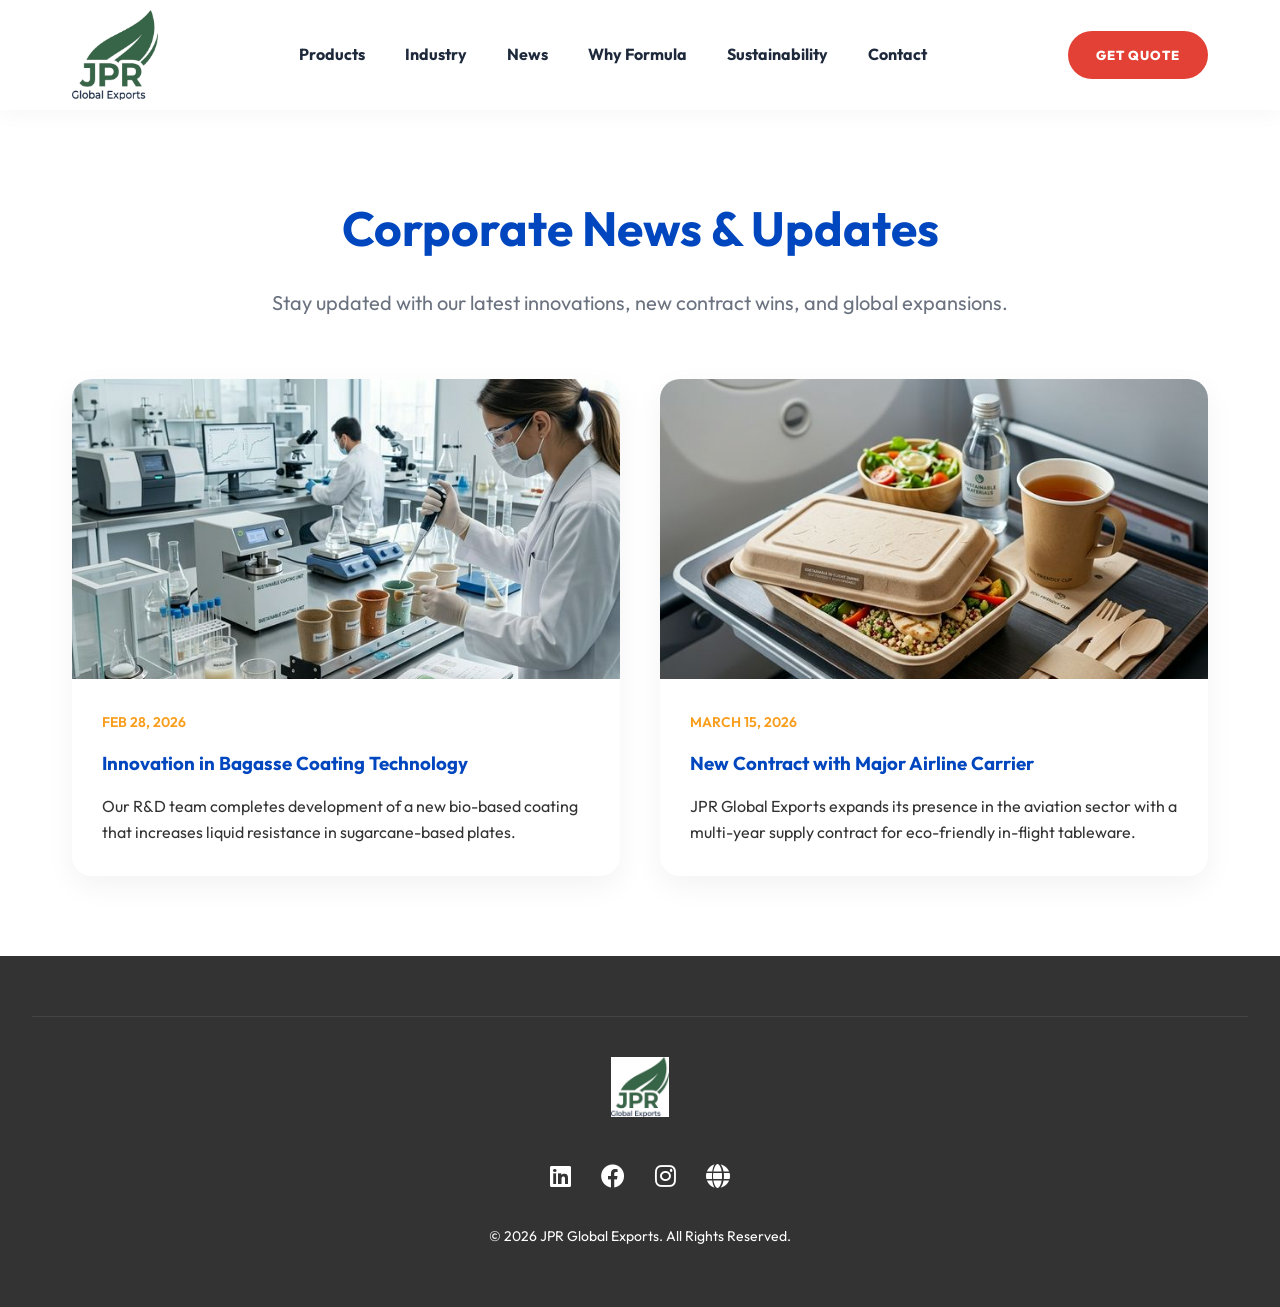
<file: news.html>
<!DOCTYPE html>
<html lang="en">
<head>
    <meta charset="UTF-8">
    <meta name="viewport" content="width=device-width, initial-scale=1.0">
    <title>Latest News | JPR Global Exports</title>
    <link rel="icon" type="image/png" href="./assets/images/logo-icon.png">
    <link rel="preconnect" href="https://fonts.googleapis.com">
    <link rel="preconnect" href="https://fonts.gstatic.com" crossorigin>
    <link href="https://fonts.googleapis.com/css2?family=Outfit:wght@300;400;600;700;800&display=swap" rel="stylesheet">
    <link rel="stylesheet" href="./index.css">
    <link rel="stylesheet" href="https://cdnjs.cloudflare.com/ajax/libs/font-awesome/6.0.0/css/all.min.css">
</head>
<body>
    <!-- Header -->
    <header class="site-header">
        <div class="container header-inner">
            <a href="index.html" class="logo">
                <img src="./assets/images/logo.jpg" alt="JPR Global Exports Logo" style="height: 90px; width: auto;">
            </a>
            <nav class="nav">
                <ul class="nav-links">
                    <li><a href="products.html">Products</a></li>
                    <li><a href="industry.html">Industry</a></li>
                    <li><a href="news.html" class="active">News</a></li>
                    <li><a href="formula.html">Why Formula</a></li>
                    <li><a href="sustainability.html">Sustainability</a></li>
                    <li><a href="contact.html">Contact</a></li>
                </ul>
            </nav>
            <div class="header-actions">
                <a href="contact.html" class="btn btn-secondary" style="border-radius: 30px; font-weight: 800; padding: 14px 28px; font-size: 13px;">GET QUOTE</a>
            </div>
            
            <div class="mobile-menu-toggle" id="mobile-toggle">
                <span></span>
                <span></span>
                <span></span>
            </div>
            
            <div class="mobile-nav" id="mobile-menu">
                <a href="index.html">Home</a>
                <a href="products.html">Products</a>
                <a href="industry.html">Industry</a>
                <a href="news.html">News</a>
                <a href="formula.html">Why Formula</a>
                <a href="sustainability.html">Sustainability</a>
                <a href="contact.html">Contact</a>
            </div>
        </div>
    </header>

    <main>
        <section class="section">
            <div class="container" style="text-align: center;">
                <h1 style="font-size: 48px; color: var(--primary-color);">Corporate News & Updates</h1>
                <p style="font-size: 20px; color: var(--text-muted); max-width: 800px; margin: 20px auto;">Stay updated with our latest innovations, new contract wins, and global expansions.</p>
                <div style="display: grid; grid-template-columns: repeat(2, 1fr); gap: 40px; margin-top: 60px; text-align: left;">
                    <div style="background: #fff; border-radius: 20px; box-shadow: 0 10px 30px rgba(0,0,0,0.05); overflow: hidden;">
                        <img src="./assets/images/news-lab.png" alt="R&D Lab" style="width: 100%; height: 300px; object-fit: cover;">
                        <div style="padding: 30px;">
                            <span style="color: var(--secondary-color); font-weight: 600; font-size: 14px;">FEB 28, 2026</span>
                            <h3 style="margin: 15px 0; color: var(--primary-color);">Innovation in Bagasse Coating Technology</h3>
                            <p>Our R&D team completes development of a new bio-based coating that increases liquid resistance in sugarcane-based plates.</p>
                        </div>
                    </div>
                    <div style="background: #fff; border-radius: 20px; box-shadow: 0 10px 30px rgba(0,0,0,0.05); overflow: hidden;">
                        <img src="./assets/images/industry-aviation.png" alt="Aviation Contract" style="width: 100%; height: 300px; object-fit: cover;">
                        <div style="padding: 30px;">
                            <span style="color: var(--secondary-color); font-weight: 600; font-size: 14px;">MARCH 15, 2026</span>
                            <h3 style="margin: 15px 0; color: var(--primary-color);">New Contract with Major Airline Carrier</h3>
                            <p>JPR Global Exports expands its presence in the aviation sector with a multi-year supply contract for eco-friendly in-flight tableware.</p>
                        </div>
                    </div>
                </div>
            </div>
        </section>
    </main>

    <footer class="site-footer">
        <div class="container footer-bottom" style="text-align: center; display: flex; flex-direction: column; align-items: center; gap: 20px; padding: 40px 0;">
            <div style="margin-bottom: 20px;"><img src="./assets/images/logo.jpg" alt="JPR Global Exports" style="height: 60px; width: auto; "></div><div style="display: flex; gap: 30px; margin-bottom: 10px;">
                <a href="https://www.linkedin.com/company/jprglobalexports" target="_blank" style="color: #fff; font-size: 24px;"><i class="fab fa-linkedin"></i></a>
                <a href="https://www.facebook.com/jprglobalexports" target="_blank" style="color: #fff; font-size: 24px;"><i class="fab fa-facebook"></i></a>
                <a href="https://www.instagram.com/jprglobalexports/" target="_blank" style="color: #fff; font-size: 24px;"><i class="fab fa-instagram"></i></a>
                <a href="https://t.globallinker.com/t92Dm" target="_blank" style="color: #fff; font-size: 24px;" title="Indian Trade Portal"><i class="fas fa-globe"></i></a>
            </div>
            <p>&copy; 2026 JPR Global Exports. All Rights Reserved.</p>
        </div>
    </footer>
    <script src="./main.js"></script>
</body>
</html>
</file>
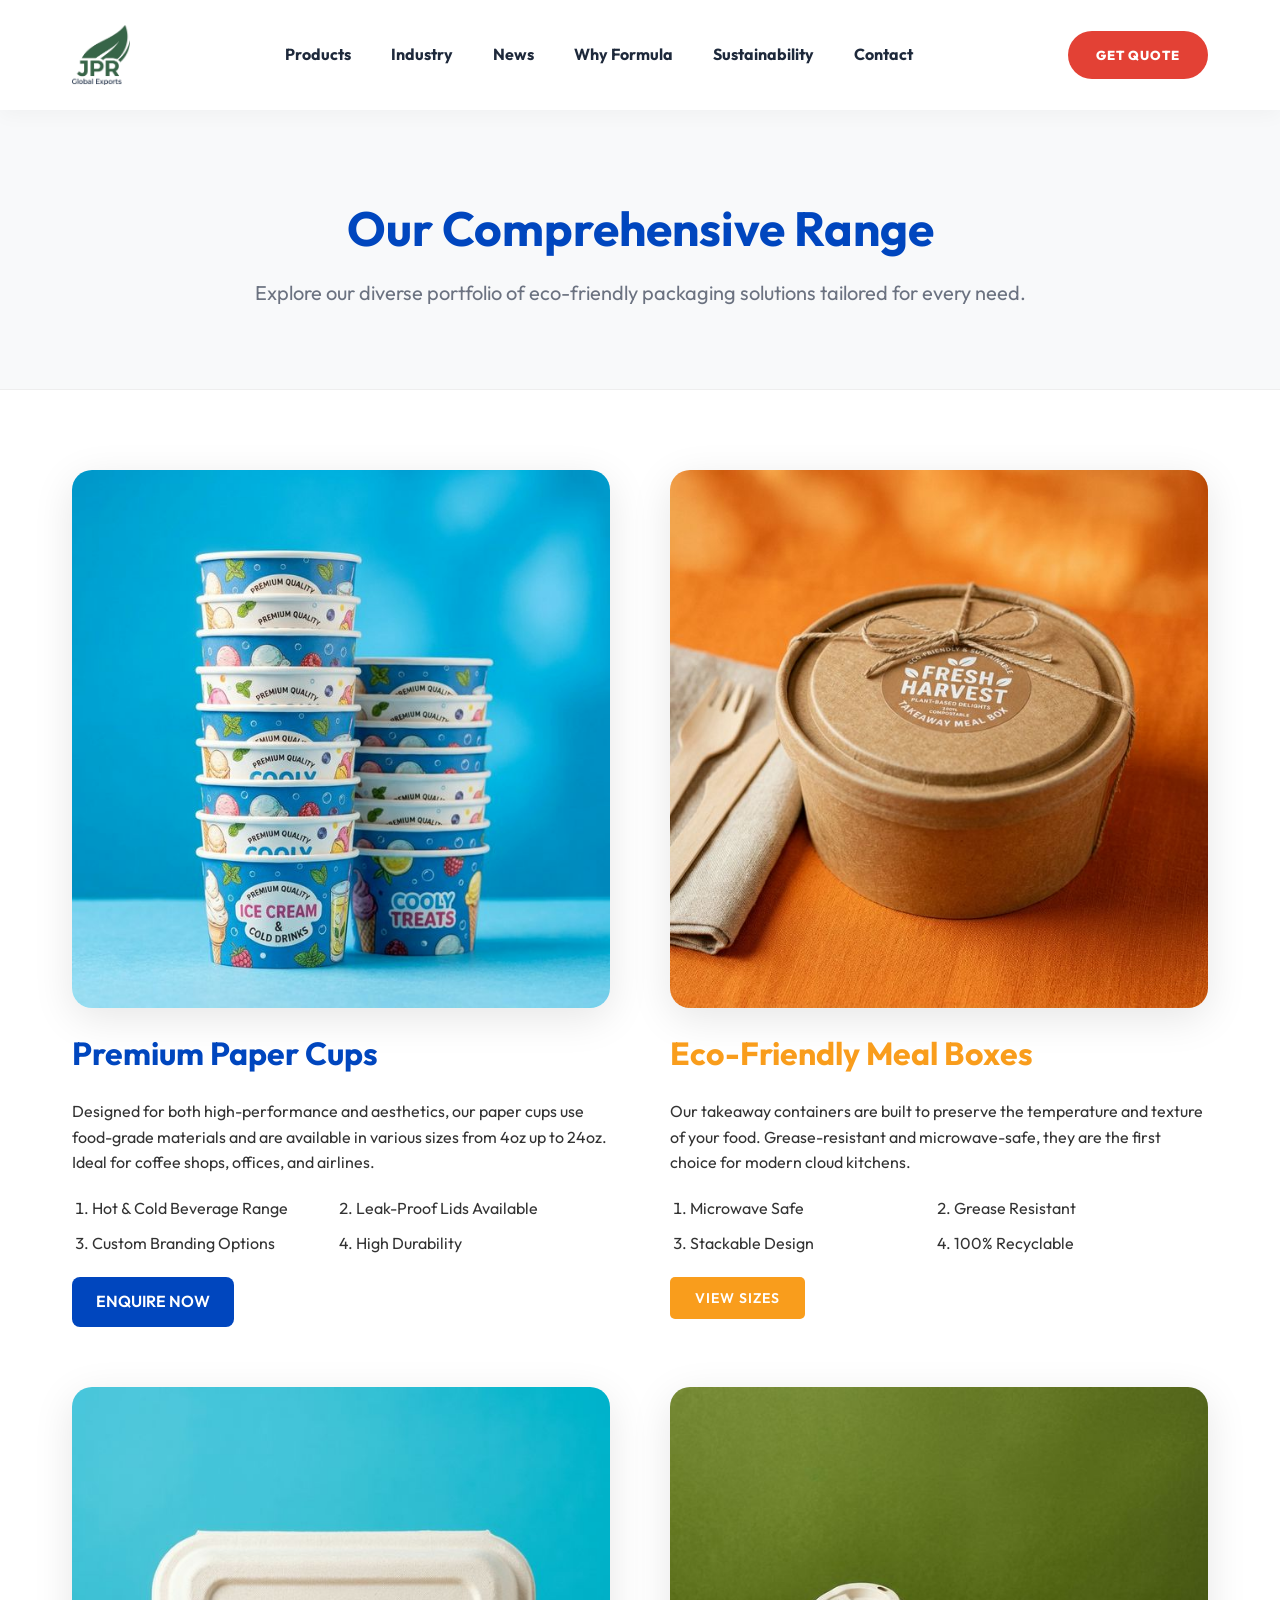
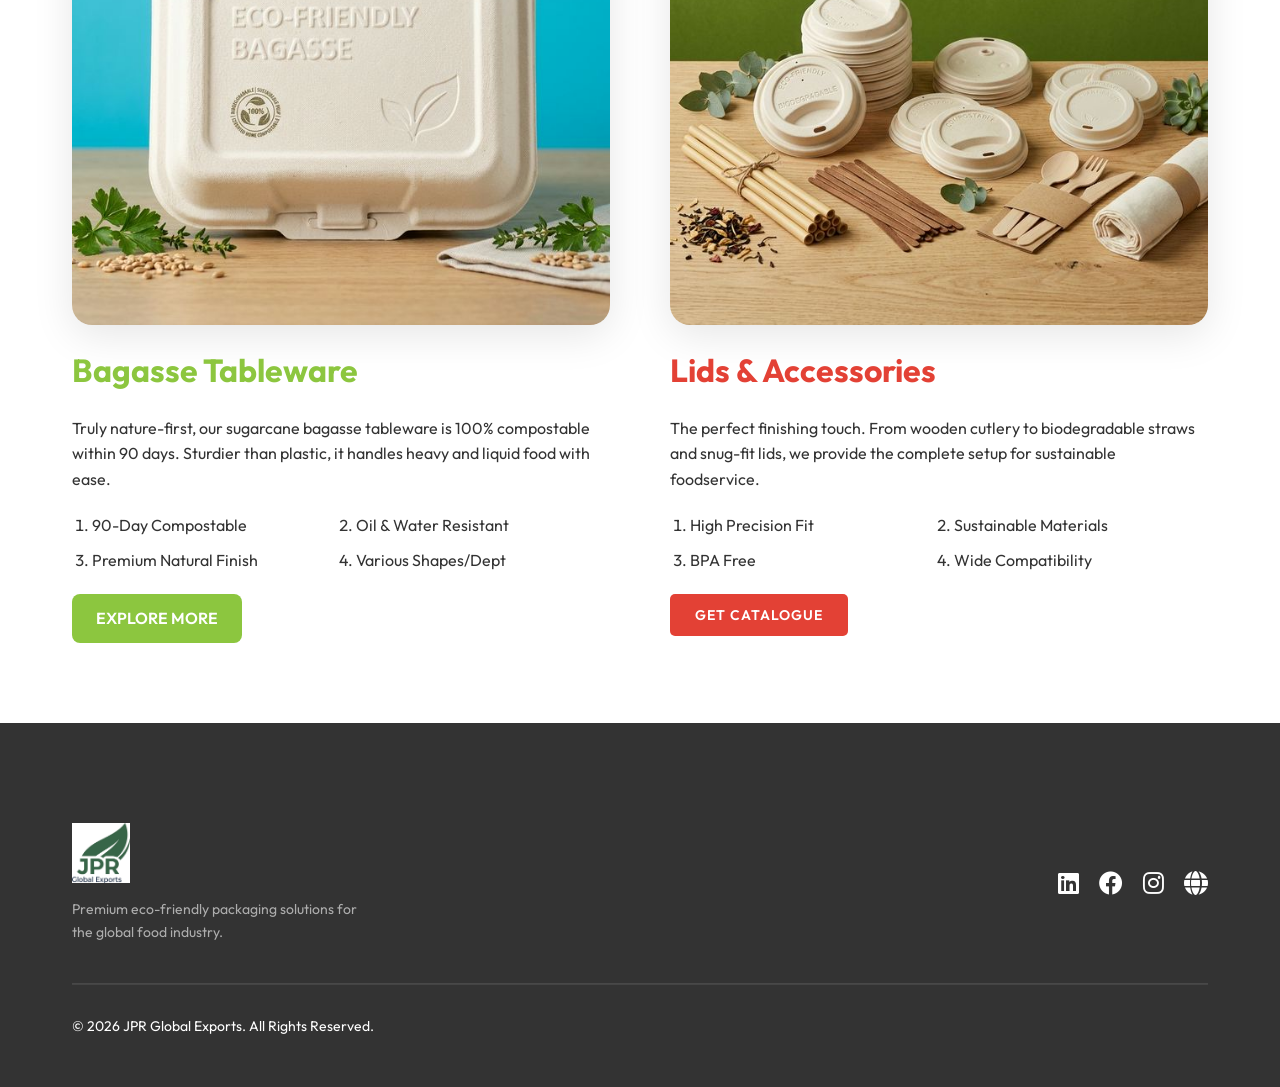
<file: products.html>
<!DOCTYPE html>
<html lang="en">
<head>
    <meta charset="UTF-8">
    <meta name="viewport" content="width=device-width, initial-scale=1.0">
    <title>Our Products | JPR Global Exports</title>
    <link rel="icon" type="image/png" href="./assets/images/logo-icon.png">
    <link rel="preconnect" href="https://fonts.googleapis.com">
    <link rel="preconnect" href="https://fonts.gstatic.com" crossorigin>
    <link href="https://fonts.googleapis.com/css2?family=Outfit:wght@300;400;600;700;800&display=swap" rel="stylesheet">
    <link rel="stylesheet" href="./index.css">
    <link rel="stylesheet" href="https://cdnjs.cloudflare.com/ajax/libs/font-awesome/6.0.0/css/all.min.css">
</head>
<body>
    <!-- Header -->
    <header class="site-header" style="height: 80px; background-color: rgba(255, 255, 255, 0.98); box-shadow: 0 10px 30px rgba(0,0,0,0.08);">
        <div class="container header-inner">
            <a href="index.html" class="logo">
                <img src="./assets/images/logo.jpg" alt="JPR Global Exports Logo" style="height: 60px; width: auto;">
            </a>
            <nav class="nav">
                <ul class="nav-links">
                    <li><a href="products.html" class="active">Products</a></li>
                    <li><a href="industry.html">Industry</a></li>
                    <li><a href="news.html">News</a></li>
                    <li><a href="formula.html">Why Formula</a></li>
                    <li><a href="sustainability.html">Sustainability</a></li>
                    <li><a href="contact.html">Contact</a></li>
                </ul>
            </nav>
            <div class="header-actions">
                <a href="contact.html" class="btn btn-secondary" style="border-radius: 30px; font-weight: 800; padding: 14px 28px; font-size: 13px;">GET QUOTE</a>
            </div>
            
            <div class="mobile-menu-toggle" id="mobile-toggle">
                <span></span>
                <span></span>
                <span></span>
            </div>
            
            <div class="mobile-nav" id="mobile-menu">
                <a href="index.html">Home</a>
                <a href="products.html">Products</a>
                <a href="industry.html">Industry</a>
                <a href="news.html">News</a>
                <a href="formula.html">Why Formula</a>
                <a href="sustainability.html">Sustainability</a>
                <a href="contact.html">Contact</a>
            </div>
        </div>
    </header>

    <main>
        <!-- Page Title -->
        <section class="section" style="background-color: var(--light-bg); border-bottom: 1px solid #eee;">
            <div class="container" style="text-align: center;">
                <h1 style="font-size: 48px; color: var(--primary-color); margin-bottom: 10px;">Our Comprehensive Range</h1>
                <p style="font-size: 20px; color: var(--text-muted); max-width: 800px; margin: 0 auto;">Explore our diverse portfolio of eco-friendly packaging solutions tailored for every need.</p>
            </div>
        </section>

        <!-- Product Details Grid -->
        <section class="section">
            <div class="container" style="display: grid; grid-template-columns: repeat(2, 1fr); gap: 60px;">
                <!-- Product 1 -->
                <div class="product-detail-card" style="display: flex; flex-direction: column; gap: 20px;">
                    <img src="./assets/images/category-paper-cup.png" alt="Paper Cups" style="width: 100%; border-radius: 20px; box-shadow: 0 10px 40px rgba(0,0,0,0.1);">
                    <h2 style="font-size: 32px; color: var(--primary-color);">Premium Paper Cups</h2>
                    <p>Designed for both high-performance and aesthetics, our paper cups use food-grade materials and are available in various sizes from 4oz up to 24oz. Ideal for coffee shops, offices, and airlines.</p>
                    <ul style="list-style: check; margin-left: 20px; display: grid; grid-template-columns: 1fr 1fr; gap: 10px;">
                        <li>Hot & Cold Beverage Range</li>
                        <li>Leak-Proof Lids Available</li>
                        <li>Custom Branding Options</li>
                        <li>High Durability</li>
                    </ul>
                    <a href="contact.html" class="btn btn-primary" style="width: fit-content;">ENQUIRE NOW</a>
                </div>

                <!-- Product 2 -->
                <div class="product-detail-card" style="display: flex; flex-direction: column; gap: 20px;">
                    <img src="./assets/images/category-takeaway.png" alt="Takeaway Boxes" style="width: 100%; border-radius: 20px; box-shadow: 0 10px 40px rgba(0,0,0,0.1);">
                    <h2 style="font-size: 32px; color: var(--secondary-color);">Eco-Friendly Meal Boxes</h2>
                    <p>Our takeaway containers are built to preserve the temperature and texture of your food. Grease-resistant and microwave-safe, they are the first choice for modern cloud kitchens.</p>
                    <ul style="list-style: check; margin-left: 20px; display: grid; grid-template-columns: 1fr 1fr; gap: 10px;">
                        <li>Microwave Safe</li>
                        <li>Grease Resistant</li>
                        <li>Stackable Design</li>
                        <li>100% Recyclable</li>
                    </ul>
                    <a href="contact.html" class="btn btn-secondary" style="width: fit-content; background-color: var(--secondary-color);">VIEW SIZES</a>
                </div>

                <!-- Product 3 -->
                <div class="product-detail-card" style="display: flex; flex-direction: column; gap: 20px;">
                    <img src="./assets/images/category-food-container.png" alt="Bagasse Tableware" style="width: 100%; border-radius: 20px; box-shadow: 0 10px 40px rgba(0,0,0,0.1);">
                    <h2 style="font-size: 32px; color: var(--accent-green);">Bagasse Tableware</h2>
                    <p>Truly nature-first, our sugarcane bagasse tableware is 100% compostable within 90 days. Sturdier than plastic, it handles heavy and liquid food with ease.</p>
                    <ul style="list-style: check; margin-left: 20px; display: grid; grid-template-columns: 1fr 1fr; gap: 10px;">
                        <li>90-Day Compostable</li>
                        <li>Oil & Water Resistant</li>
                        <li>Premium Natural Finish</li>
                        <li>Various Shapes/Dept</li>
                    </ul>
                    <a href="contact.html" class="btn btn-primary" style="width: fit-content; background-color: var(--accent-green);">EXPLORE MORE</a>
                </div>

                <!-- Product 4 -->
                <div class="product-detail-card" style="display: flex; flex-direction: column; gap: 20px;">
                    <img src="./assets/images/category-lids.png" alt="Lids & Accessories" style="width: 100%; border-radius: 20px; box-shadow: 0 10px 40px rgba(0,0,0,0.1);">
                    <h2 style="font-size: 32px; color: var(--accent-red);">Lids & Accessories</h2>
                    <p>The perfect finishing touch. From wooden cutlery to biodegradable straws and snug-fit lids, we provide the complete setup for sustainable foodservice.</p>
                    <ul style="list-style: check; margin-left: 20px; display: grid; grid-template-columns: 1fr 1fr; gap: 10px;">
                        <li>High Precision Fit</li>
                        <li>Sustainable Materials</li>
                        <li>BPA Free</li>
                        <li>Wide Compatibility</li>
                    </ul>
                    <a href="contact.html" class="btn btn-secondary" style="width: fit-content;">GET CATALOGUE</a>
                </div>
            </div>
        </section>
    </main>

    <!-- Footer -->
    <footer class="site-footer">
        <div class="container">
            <div style="display: flex; justify-content: space-between; align-items: center; padding: 40px 0; border-bottom: 1px solid rgba(255,255,255,0.1);">
                <div style="max-width: 300px;">
                    <img src="./assets/images/logo.jpg" alt="Logo" style="height: 60px; ">
                    <p style="margin-top: 15px; opacity: 0.6; font-size: 14px;">Premium eco-friendly packaging solutions for the global food industry.</p>
                </div>
                <div style="display: flex; gap: 20px;">
                    <a href="https://www.linkedin.com/company/jprglobalexports" target="_blank" style="color: #fff; font-size: 24px;"><i class="fab fa-linkedin"></i></a>
                    <a href="https://www.facebook.com/jprglobalexports" target="_blank" style="color: #fff; font-size: 24px;"><i class="fab fa-facebook"></i></a>
                    <a href="https://www.instagram.com/jprglobalexports/" target="_blank" style="color: #fff; font-size: 24px;"><i class="fab fa-instagram"></i></a>
                    <a href="https://t.globallinker.com/t92Dm" target="_blank" style="color: #fff; font-size: 24px;" title="Indian Trade Portal"><i class="fas fa-globe"></i></a>
                </div>
            </div>
            <div class="footer-bottom" style="text-align: center; padding: 30px 0;">
                <p>&copy; 2026 JPR Global Exports. All Rights Reserved.</p>
            </div>
        </div>
    </footer>
    <script src="./main.js"></script>
</body>
</html>
</file>
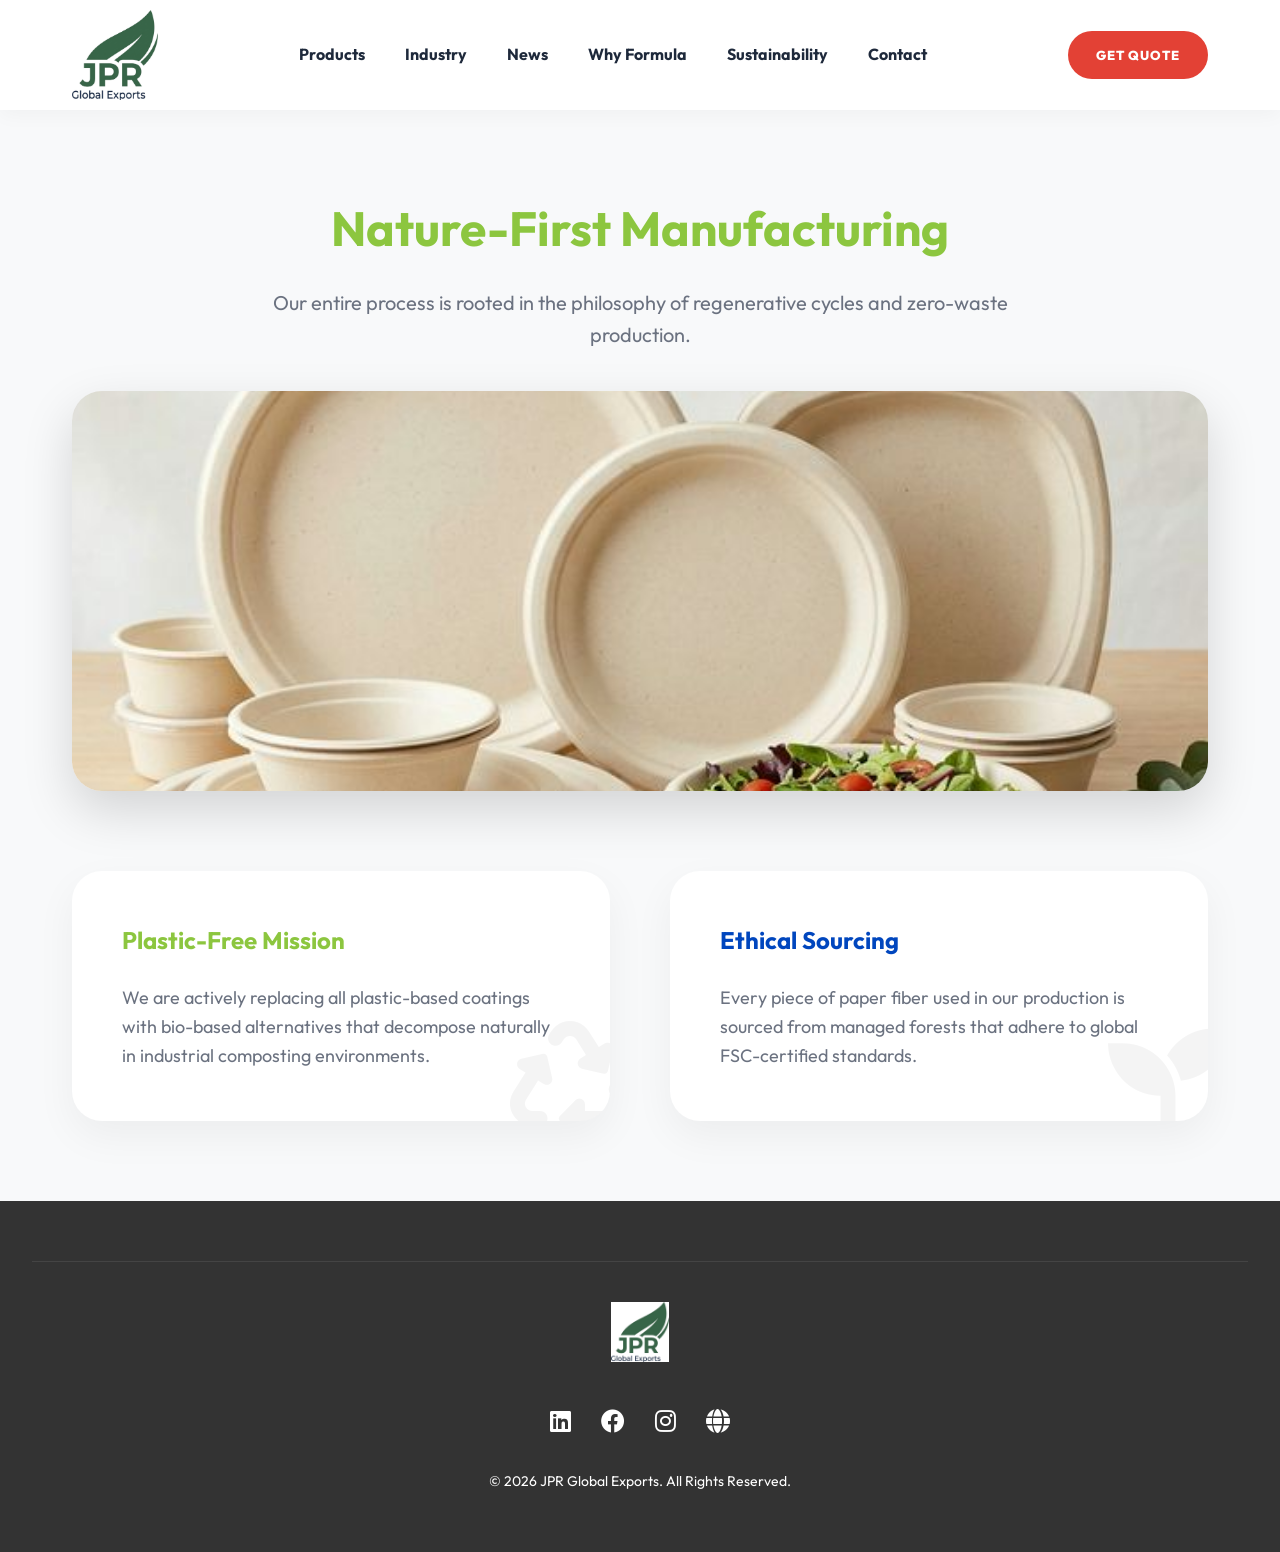
<file: sustainability.html>
<!DOCTYPE html>
<html lang="en">
<head>
    <meta charset="UTF-8">
    <meta name="viewport" content="width=device-width, initial-scale=1.0">
    <title>Our Sustainability Commitment | JPR Global Exports</title>
    <link rel="icon" type="image/png" href="./assets/images/logo-icon.png">
    <link rel="preconnect" href="https://fonts.googleapis.com">
    <link rel="preconnect" href="https://fonts.gstatic.com" crossorigin>
    <link href="https://fonts.googleapis.com/css2?family=Outfit:wght@300;400;600;700;800&display=swap" rel="stylesheet">
    <link rel="stylesheet" href="./index.css">
    <link rel="stylesheet" href="https://cdnjs.cloudflare.com/ajax/libs/font-awesome/6.0.0/css/all.min.css">
</head>
<body>
    <!-- Header -->
    <header class="site-header">
        <div class="container header-inner">
            <a href="index.html" class="logo">
                <img src="./assets/images/logo.jpg" alt="JPR Global Exports Logo" style="height: 90px; width: auto;">
            </a>
            <nav class="nav">
                <ul class="nav-links">
                    <li><a href="products.html">Products</a></li>
                    <li><a href="industry.html">Industry</a></li>
                    <li><a href="news.html">News</a></li>
                    <li><a href="formula.html">Why Formula</a></li>
                    <li><a href="sustainability.html" class="active">Sustainability</a></li>
                    <li><a href="contact.html">Contact</a></li>
                </ul>
            </nav>
            <div class="header-actions">
                <a href="contact.html" class="btn btn-secondary" style="border-radius: 30px; font-weight: 800; padding: 14px 28px; font-size: 13px;">GET QUOTE</a>
            </div>
            
            <div class="mobile-menu-toggle" id="mobile-toggle">
                <span></span>
                <span></span>
                <span></span>
            </div>
            
            <div class="mobile-nav" id="mobile-menu">
                <a href="index.html">Home</a>
                <a href="products.html">Products</a>
                <a href="industry.html">Industry</a>
                <a href="news.html">News</a>
                <a href="formula.html">Why Formula</a>
                <a href="sustainability.html">Sustainability</a>
                <a href="contact.html">Contact</a>
            </div>
        </div>
    </header>

    <main>
        <section class="section" style="background-color: var(--light-bg);">
            <div class="container" style="text-align: center;">
                <h1 style="font-size: 48px; color: var(--accent-green);">Nature-First Manufacturing</h1>
                <p style="font-size: 20px; color: var(--text-muted); max-width: 800px; margin: 20px auto;">Our entire process is rooted in the philosophy of regenerative cycles and zero-waste production.</p>
                <img src="./assets/images/hero-tableware.png" alt="Eco Tableware" style="width: 100%; height: 400px; object-fit: cover; border-radius: 30px; margin-top: 40px; box-shadow: 0 20px 50px rgba(0,0,0,0.15);">
                <div style="display: grid; grid-template-columns: repeat(2, 1fr); gap: 60px; margin-top: 80px; text-align: left;">
                    <div style="padding: 50px; background: #fff; border-radius: 30px; box-shadow: 0 15px 40px rgba(0,0,0,0.05); position: relative; overflow: hidden;">
                        <i class="fas fa-recycle" style="position: absolute; right: -20px; bottom: -20px; font-size: 120px; opacity: 0.05;"></i>
                        <h2 style="color: var(--accent-green); margin-bottom: 25px;">Plastic-Free Mission</h2>
                        <p style="font-size: 18px; line-height: 1.6; color: var(--text-muted);">We are actively replacing all plastic-based coatings with bio-based alternatives that decompose naturally in industrial composting environments.</p>
                    </div>
                    <div style="padding: 50px; background: #fff; border-radius: 30px; box-shadow: 0 15px 40px rgba(0,0,0,0.05); position: relative; overflow: hidden;">
                        <i class="fas fa-seedling" style="position: absolute; right: -20px; bottom: -20px; font-size: 120px; opacity: 0.05;"></i>
                        <h2 style="color: var(--primary-color); margin-bottom: 25px;">Ethical Sourcing</h2>
                        <p style="font-size: 18px; line-height: 1.6; color: var(--text-muted);">Every piece of paper fiber used in our production is sourced from managed forests that adhere to global FSC-certified standards.</p>
                    </div>
                </div>
            </div>
        </section>
    </main>

    <footer class="site-footer">
        <div class="container footer-bottom" style="text-align: center; display: flex; flex-direction: column; align-items: center; gap: 20px; padding: 40px 0;">
            <div style="margin-bottom: 20px;"><img src="./assets/images/logo.jpg" alt="JPR Global Exports" style="height: 60px; width: auto; "></div><div style="display: flex; gap: 30px; margin-bottom: 10px;">
                <a href="https://www.linkedin.com/company/jprglobalexports" target="_blank" style="color: #fff; font-size: 24px;"><i class="fab fa-linkedin"></i></a>
                <a href="https://www.facebook.com/jprglobalexports" target="_blank" style="color: #fff; font-size: 24px;"><i class="fab fa-facebook"></i></a>
                <a href="https://www.instagram.com/jprglobalexports/" target="_blank" style="color: #fff; font-size: 24px;"><i class="fab fa-instagram"></i></a>
                <a href="https://t.globallinker.com/t92Dm" target="_blank" style="color: #fff; font-size: 24px;" title="Indian Trade Portal"><i class="fas fa-globe"></i></a>
            </div>
            <p>&copy; 2026 JPR Global Exports. All Rights Reserved.</p>
        </div>
    </footer>
    <script src="./main.js"></script>
</body>
</html>
</file>
<file: index.css>
:root {
  --primary-color: #0046be; 
  --secondary-color: #f99d1c;
  --accent-red: #e34135;
  --accent-green: #8cc63f;
  --dark-bg: #1a1a1a;
  --light-bg: #f8f9fa;
  --text-color: #333333;
  --text-muted: #6b7280;
  --white: #ffffff;
  --container-width: 1400px;
  --header-height: 100px;
  --transition-speed: 0.3s;
  --border-radius: 8px;
}

/* Reset and Base Styles */
* {
  margin: 0;
  padding: 0;
  box-sizing: border-box;
}

html {
  scroll-behavior: smooth;
}

body {
  font-family: 'Outfit', 'Inter', sans-serif;
  color: var(--text-color);
  background-color: var(--white);
  line-height: 1.6;
}

a {
  text-decoration: none;
  color: inherit;
  transition: var(--transition-speed);
}

ul {
  list-style: none;
}

img {
  max-width: 100%;
  height: auto;
  display: block;
}

.container {
  max-width: var(--container-width);
  margin: 0 auto;
  padding: 0 40px;
}

.section {
  padding: 80px 0;
}

.btn {
  display: inline-block;
  padding: 12px 24px;
  border-radius: var(--border-radius);
  font-weight: 600;
  cursor: pointer;
  transition: var(--transition-speed);
  border: none;
}

.btn-primary {
  background-color: var(--primary-color);
  color: var(--white);
}

.btn-primary:hover {
  background-color: #0037a3;
  transform: translateY(-2px);
}

.btn-secondary {
  background-color: #e34135;
  color: var(--white);
  text-transform: uppercase;
  letter-spacing: 1px;
  font-size: 14px;
  padding: 10px 25px;
  border-radius: 5px;
}

.btn-secondary:hover {
  background-color: #c9352b;
  transform: translateY(-2px);
}

/* Top Bar */
.top-bar {
  background-color: #f0f4f8;
  padding: 8px 0;
  font-size: 14px;
}

.top-bar-inner {
  display: flex;
  justify-content: space-between;
  align-items: center;
  height: 40px;
}

.top-info {
  display: flex;
  gap: 25px;
  align-items: center;
  color: #666;
  font-weight: 500;
}

.top-links {
  display: flex;
  align-items: center;
  gap: 15px;
}

.top-links a i {
  color: #333;
  transition: var(--transition-speed);
}

/* Header */
.site-header {
  height: var(--header-height);
  background-color: var(--white);
  box-shadow: 0 4px 20px rgba(0,0,0,0.04);
  position: sticky;
  top: 0;
  z-index: 1000;
  display: flex;
  align-items: center;
}

.header-inner {
  display: flex;
  justify-content: space-between;
  align-items: center;
  width: 100%;
}

.logo img {
  height: 90px;
  width: auto;
  object-fit: contain;
  transition: transform 0.3s ease;
}

.nav {
  flex-grow: 1;
  display: flex;
  justify-content: center;
}

.mobile-menu-toggle {
  display: none;
  flex-direction: column;
  gap: 5px;
  cursor: pointer;
  z-index: 1000;
  padding: 10px;
}

.mobile-menu-toggle span {
  width: 28px;
  height: 3px;
  background-color: var(--primary-color);
  border-radius: 3px;
  transition: all 0.3s ease;
}

/* Mobile Nav Overlay */
.mobile-nav {
  position: fixed;
  top: 0;
  right: -100%;
  width: 80%;
  height: 100vh;
  background-color: var(--white);
  z-index: 999;
  display: flex;
  flex-direction: column;
  padding: 100px 40px;
  gap: 30px;
  box-shadow: -10px 0 30px rgba(0,0,0,0.1);
  transition: all 0.5s cubic-bezier(0.4, 0, 0.2, 1);
}

.mobile-nav.active {
  right: 0;
}

.mobile-nav a {
  font-size: 24px;
  font-weight: 700;
  color: var(--text-color);
  text-decoration: none;
}

.mobile-nav a.active {
  color: var(--primary-color);
}

.nav-links {
  display: flex;
  gap: 40px;
}

.nav-links a {
  font-weight: 700;
  font-size: 16px;
  color: #1e293b;
  text-transform: capitalize;
  transition: all 0.3s ease;
}

.nav-links a:hover {
  color: var(--primary-color);
}

.header-actions {
  display: flex;
  align-items: center;
  gap: 20px;
}

.header-actions i {
  font-size: 22px;
  color: #222;
  cursor: pointer;
  transition: var(--transition-speed);
}

.header-actions i:hover {
  color: var(--primary-color);
}

/* Hero Section */
.hero {
  position: relative;
  height: 650px;
  background-color: #f0f4f7;
  overflow: hidden;
}

.hero-slide {
  position: absolute;
  top: 0;
  left: 0;
  width: 100%;
  height: 100%;
  display: flex !important;
  align-items: center;
  justify-content: flex-start;
  opacity: 0;
  visibility: hidden;
  transition: opacity 1s ease-in-out, visibility 1s;
  z-index: 1;
  background-color: #f0f4f7;
}

.hero-slide.active {
  opacity: 1;
  visibility: visible;
  z-index: 10;
}

.hero-slide .container {
  position: relative;
  z-index: 20;
  pointer-events: none;
}

.hero-content {
  width: 45%;
  pointer-events: auto;
  transform: translateX(-50px);
  transition: transform 1s ease-out;
  padding-left: 8%;
  z-index: 20;
}

.hero-slide.active .hero-content {
  transform: translateX(0);
}

.hero-content h1 {
  font-size: 56px;
  line-height: 1.2;
  margin-bottom: 20px;
  color: var(--primary-color);
  font-weight: 700;
  max-width: 800px;
}

.hero-content p {
  font-size: 22px;
  margin-bottom: 40px;
  color: #334155;
  line-height: 1.5;
  max-width: 550px;
}

.hero-image {
  position: absolute;
  top: 0;
  right: 0;
  width: 50%;
  height: 100%;
  background-size: cover;
  background-position: center center;
  z-index: 5;
  border-bottom-left-radius: 100px;
}

.hero-image::after {
  content: '';
  position: absolute;
  top: 0;
  left: 0;
  width: 40%;
  height: 100%;
  background: linear-gradient(to right, #f0f4f7, transparent);
  pointer-events: none;
}

.hero-actions {
  display: flex;
  gap: 15px;
}

.btn-large {
  padding: 18px 45px;
  font-size: 15px;
  letter-spacing: 1px;
  border-radius: 50px;
  text-transform: uppercase;
}

.hero-dots {
  position: absolute;
  bottom: 30px;
  left: 20px;
  display: flex;
  gap: 10px;
  z-index: 20;
}

.dot {
  width: 12px;
  height: 12px;
  border-radius: 50%;
  background-color: #d1d5db;
  cursor: pointer;
  transition: all 0.4s cubic-bezier(0.175, 0.885, 0.32, 1.275);
}

.dot.active {
  background-color: var(--primary-color);
  width: 35px;
  border-radius: 10px;
}

@keyframes slideInLeft {
  from {
    opacity: 0;
    transform: translateX(-50px);
  }
  to {
    opacity: 1;
    transform: translateX(0);
  }
}

/* Category Grid */
.category-grid {
  display: grid;
  grid-template-columns: repeat(4, 1fr);
  gap: 0;
}

.category-card {
  position: relative;
  height: 250px;
  overflow: hidden;
  color: var(--white);
  display: flex;
  flex-direction: column;
  justify-content: flex-end;
  padding: 20px;
  transition: transform 0.5s ease;
}

.category-card:hover {
  transform: scale(1.02);
  z-index: 10;
}

.category-card img {
  position: absolute;
  top: 0;
  left: 0;
  width: 100%;
  height: 100%;
  object-fit: cover;
  z-index: 1;
}

.category-card h3 {
  position: relative;
  z-index: 2;
  font-size: 20px;
}

.category-card.blue { background-color: var(--primary-color); }
.category-card.orange { background-color: var(--secondary-color); }
.category-card.green { background-color: var(--accent-green); }

/* About Section */
.about-section {
  display: grid;
  grid-template-columns: 1fr 1fr;
  gap: 50px;
  align-items: center;
}

.about-content h2 {
  font-size: 36px;
  margin-bottom: 20px;
}

.about-content p {
  margin-bottom: 20px;
  color: var(--text-muted);
}

/* Application Grid */
.app-grid {
  display: grid;
  grid-template-columns: repeat(3, 1fr);
  gap: 20px;
}

.app-card {
  position: relative;
  height: 200px;
  border-radius: var(--border-radius);
  overflow: hidden;
}

.app-card img {
  width: 100%;
  height: 100%;
  object-fit: cover;
}

.app-card-overlay {
  position: absolute;
  bottom: 0;
  left: 0;
  width: 100%;
  background: rgba(0, 70, 190, 0.8);
  color: var(--white);
  padding: 10px;
  text-align: center;
}

/* Features Section */
.features-section {
  background-color: #f9f9f9;
}

.features-grid {
  display: grid;
  grid-template-columns: 1fr 1fr;
  gap: 50px;
}

.feature-item {
  display: flex;
  gap: 20px;
  margin-bottom: 30px;
}

.feature-icon {
  width: 50px;
  height: 50px;
  background-color: var(--primary-color);
  color: var(--white);
  border-radius: 50%;
  display: flex;
  align-items: center;
  justify-content: center;
  flex-shrink: 0;
}

/* Footer */
.site-footer {
  background-color: #333;
  color: var(--white);
  padding: 60px 0 20px;
}

.footer-grid {
  display: grid;
  grid-template-columns: repeat(4, 1fr);
  gap: 40px;
  margin-bottom: 40px;
}

.footer-col h4 {
  margin-bottom: 20px;
  font-size: 18px;
}

.footer-links li {
  margin-bottom: 10px;
}

.footer-links a:hover {
  text-decoration: underline;
}

.footer-bottom {
  padding-top: 20px;
  border-top: 1px solid #444;
  display: flex;
  justify-content: space-between;
  font-size: 14px;
}

/* Features Grid */
.features-grid {
  display: grid;
  grid-template-columns: repeat(3, 1fr);
  gap: 30px;
}

/* Chat Banner */
.chat-banner {
  padding: 60px;
  color: var(--white);
  display: flex;
  justify-content: space-between;
  align-items: center;
  margin-bottom: 80px;
  text-align: left;
}

.chat-content {
  max-width: 60%;
}

.chat-banner h2 {
  font-size: 36px;
  margin-bottom: 15px;
}

/* --- Comprehensive Responsive System --- */

@media (max-width: 1400px) {
  .container {
    max-width: 95%;
  }
}

@media (max-width: 1200px) {
  .hero-content h1 {
    font-size: 48px;
  }
}

@media (max-width: 1024px) {
  .nav {
    display: none; /* Hide standard nav for mobile */
  }

  /* Hamburger Toggle */
  .mobile-menu-toggle {
    display: flex !important;
  }

  .header-actions {
    display: none;
  }

  .hero-slide {
    padding-left: 5%;
    flex-direction: column;
    justify-content: center;
    text-align: center;
  }

  .hero-content {
    width: 90%;
    margin-bottom: 40px;
  }

  .hero-image {
    width: 80%;
    margin: 0 auto;
  }

  .footer-grid, .category-grid, .app-grid, .stats-grid {
    grid-template-columns: repeat(2, 1fr);
  }
}

@media (max-width: 768px) {
  .top-bar {
    display: none; /* Hide top bar on tablet/mobile if it gets messy */
  }

  .hero-content h1 {
    font-size: 32px;
  }

  .hero-image {
    width: 100%;
    opacity: 0.4;
    position: absolute;
    top: 50%;
    left: 50%;
    transform: translate(-50%, -50%) scale(1.2);
    z-index: 10;
  }

  .hero-content {
    width: 100%;
    z-index: 20;
    pointer-events: none;
    transform: none;
    padding: 20px;
    background: rgba(255,255,255,0.7);
    backdrop-filter: blur(10px);
    border-radius: 20px;
  }

  .hero-content .btn-group {
    pointer-events: auto;
  }

  .section {
    padding: 60px 0;
  }

  .section-title {
    font-size: 32px;
  }

  .about-content {
    grid-template-columns: 1fr;
  }

  .footer-grid, .category-grid, .app-grid, .stats-grid, .features-grid {
    grid-template-columns: 1fr;
  }

  .footer-bottom {
    flex-direction: column;
    text-align: center;
    gap: 15px;
  }
  
  /* Generic fixes for flex rows that are hardcoded in HTML styles */
  [style*="display: flex; gap: 60px;"] {
    flex-direction: column !important;
    gap: 30px !important;
  }

  [style*="display: grid; grid-template-columns: repeat(2, 1fr);"] {
    grid-template-columns: 1fr !important;
  }

  /* Contact Page Grid Fix */
  .container[style*="display: flex; max-width: 1100px;"] {
    flex-direction: column !important;
  }
  
  div[style*="width: 40%;"] {
    width: 100% !important;
    padding: 40px 20px !important;
  }
  
  div[style*="width: 60%;"] {
    width: 100% !important;
    padding: 40px 20px !important;
  }
}

@media (max-width: 480px) {
  .hero-content {
    padding: 30px 20px !important;
    width: 95% !important;
  }

  .hero-content h1 {
    font-size: 24px;
    line-height: 1.2;
    margin-bottom: 10px;
  }
  
  .hero-content p {
    font-size: 14px;
    line-height: 1.4;
    margin-bottom: 20px;
  }
  
  .container {
    padding: 0 15px;
  }

  .btn {
    width: 100%;
    margin-bottom: 10px;
    padding: 12px;
    font-size: 15px;
  }

  .btn-group {
    flex-direction: column;
    width: 100%;
  }

  /* Hide most of the top bar content to keep it clean */
  .top-bar-left span {
    display: none;
  }
  
  .top-bar-right {
    width: 100%;
    justify-content: center;
  }

  /* Chat Banner Mobile Fix */
  .chat-banner {
    flex-direction: column;
    padding: 60px 20px !important;
    text-align: center;
    border-radius: 0 !important;
    margin: 0 -15px 50px !important;
    gap: 30px;
  }

  .chat-content {
    max-width: 100%;
  }

  .chat-banner .btn {
    width: auto !important;
    min-width: 200px;
  }
}

/* Animations */
.fade-out {
  opacity: 0;
  transform: translateY(20px);
  transition: all 0.8s ease-out;
}

.fade-in {
  opacity: 1;
  transform: translateY(0);
}

.btn:hover {
  filter: brightness(1.1);
  transform: translateY(-2px);
  box-shadow: 0 4px 12px rgba(0,0,0,0.1);
}
</file>
